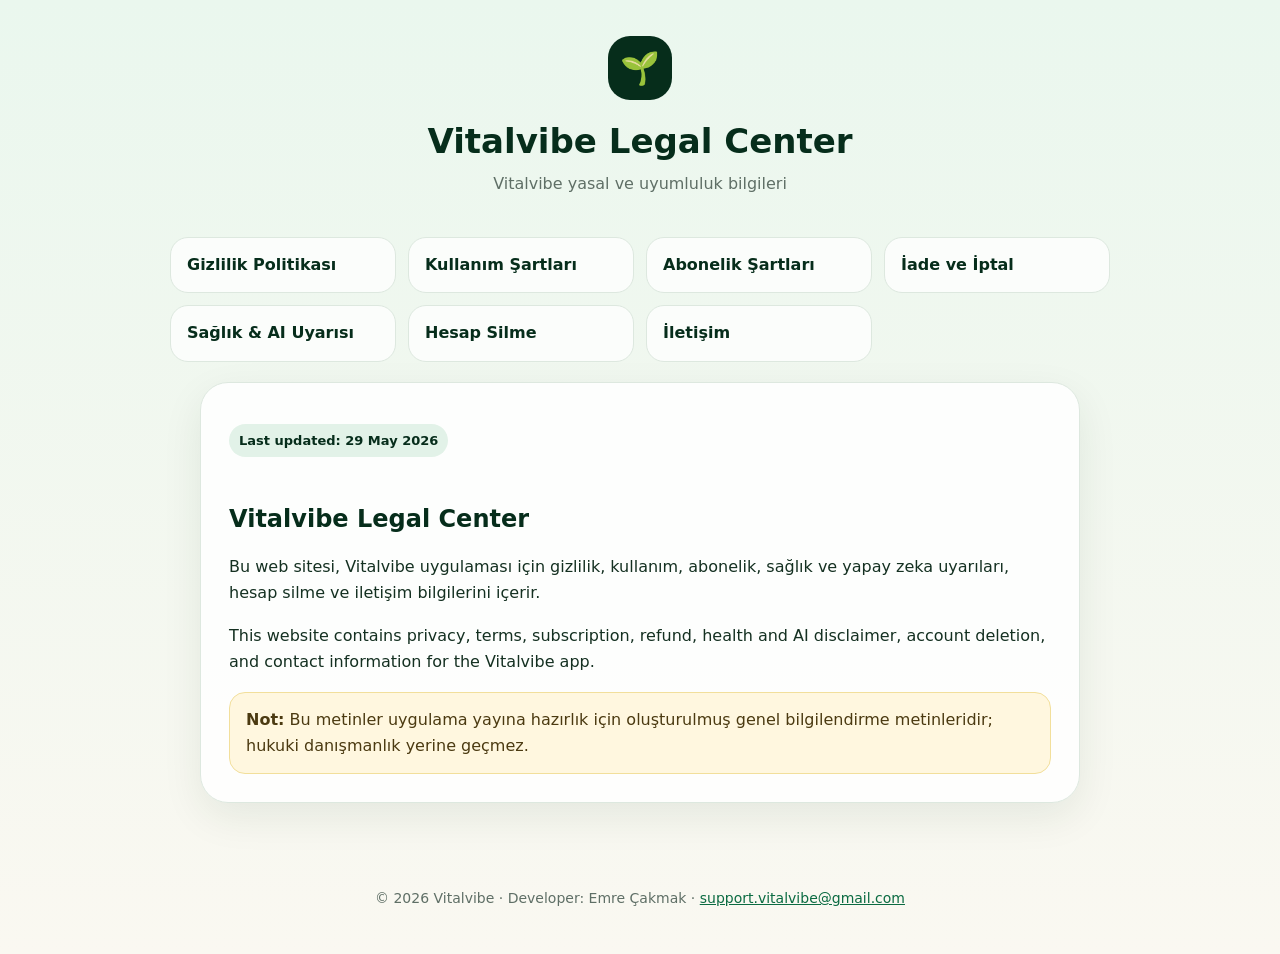
<file: index.html>
<!doctype html><html lang="tr"><head>
<meta charset="utf-8"><meta name="viewport" content="width=device-width, initial-scale=1">
<title>Vitalvibe Legal Center | Vitalvibe</title><meta name="description" content="Vitalvibe legal information">
<link rel="stylesheet" href="style.css"></head><body>
<header><div class="logo">🌱</div><h1>Vitalvibe Legal Center</h1><p class="subtitle">Vitalvibe yasal ve uyumluluk bilgileri</p></header>

<nav>
  <a href="privacy-policy.html">Gizlilik Politikası</a>
  <a href="terms-of-use.html">Kullanım Şartları</a>
  <a href="subscription-terms.html">Abonelik Şartları</a>
  <a href="refund-policy.html">İade ve İptal</a>
  <a href="health-ai-disclaimer.html">Sağlık & AI Uyarısı</a>
  <a href="delete-account.html">Hesap Silme</a>
  <a href="contact.html">İletişim</a>
</nav>

<main><section class="card">
<p class="badge">Last updated: 29 May 2026</p>
<h2>Vitalvibe Legal Center</h2>
<p>Bu web sitesi, Vitalvibe uygulaması için gizlilik, kullanım, abonelik, sağlık ve yapay zeka uyarıları, hesap silme ve iletişim bilgilerini içerir.</p>
<p>This website contains privacy, terms, subscription, refund, health and AI disclaimer, account deletion, and contact information for the Vitalvibe app.</p>
<div class="notice"><strong>Not:</strong> Bu metinler uygulama yayına hazırlık için oluşturulmuş genel bilgilendirme metinleridir; hukuki danışmanlık yerine geçmez.</div>
</section></main>
<footer>© 2026 Vitalvibe · Developer: Emre Çakmak · <a href="mailto:support.vitalvibe@gmail.com">support.vitalvibe@gmail.com</a></footer>
</body></html>
</file>
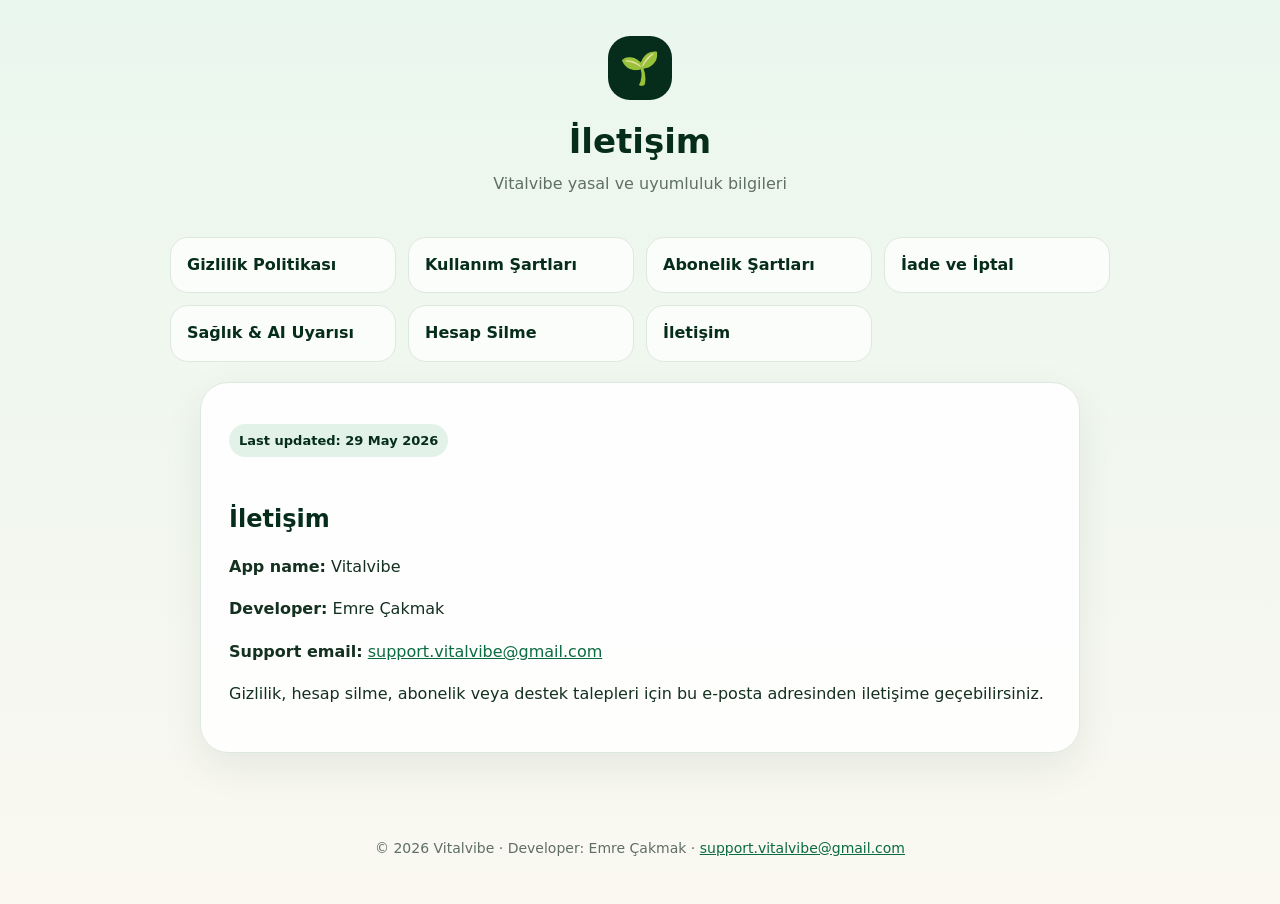
<file: contact.html>
<!doctype html><html lang="tr"><head>
<meta charset="utf-8"><meta name="viewport" content="width=device-width, initial-scale=1">
<title>İletişim | Vitalvibe</title><meta name="description" content="Vitalvibe legal information">
<link rel="stylesheet" href="style.css"></head><body>
<header><div class="logo">🌱</div><h1>İletişim</h1><p class="subtitle">Vitalvibe yasal ve uyumluluk bilgileri</p></header>

<nav>
  <a href="privacy-policy.html">Gizlilik Politikası</a>
  <a href="terms-of-use.html">Kullanım Şartları</a>
  <a href="subscription-terms.html">Abonelik Şartları</a>
  <a href="refund-policy.html">İade ve İptal</a>
  <a href="health-ai-disclaimer.html">Sağlık & AI Uyarısı</a>
  <a href="delete-account.html">Hesap Silme</a>
  <a href="contact.html">İletişim</a>
</nav>

<main><section class="card">
  <div class="legal-lang" data-lang="tr">
<p class="badge">Last updated: 29 May 2026</p><h2>İletişim</h2><p><strong>App name:</strong> Vitalvibe</p><p><strong>Developer:</strong> Emre Çakmak</p><p><strong>Support email:</strong> <a href="mailto:support.vitalvibe@gmail.com">support.vitalvibe@gmail.com</a></p><p>Gizlilik, hesap silme, abonelik veya destek talepleri için bu e-posta adresinden iletişime geçebilirsiniz.</p>
   </div>
    <div class="legal-lang" data-lang="en"><h2>Contact in English</h2><p>For privacy, account deletion, subscription, or support requests, contact <a href="mailto:support.vitalvibe@gmail.com">support.vitalvibe@gmail.com</a>.</p></div>
</div>
<div class="legal-lang" data-lang="fr">
  <p class="badge">Dernière mise à jour : 29 mai 2026</p>
  <h2>Contact</h2>
  <p>Pour toute question, demande d’assistance, confidentialité ou suppression de compte, vous pouvez nous contacter par e-mail.</p>

  <h3>E-mail de support</h3>
  <p><a href="mailto:support.vitalvibe@gmail.com">support.vitalvibe@gmail.com</a></p>

  <h3>Suppression de compte</h3>
  <p>Pour demander la suppression de votre compte, envoyez un e-mail avec l’adresse utilisée dans l’application et l’objet : Demande de suppression du compte Vitalvibe.</p>

  <h3>Développeur</h3>
  <p>Vitalvibe — Developer: Emre Çakmak</p>
</div>
  <div class="legal-lang" data-lang="de">
  <p class="badge">Zuletzt aktualisiert: 29. Mai 2026</p>
  <h2>Kontakt</h2>

  <p>Für Datenschutzfragen, Kontolöschung, Abonnements, Rückerstattungen oder Support-Anfragen kontaktieren Sie uns bitte unter:</p>

  <p><strong><a href="mailto:support.vitalvibe@gmail.com">support.vitalvibe@gmail.com</a></strong></p>

  <h3>Support</h3>
  <p>Bitte geben Sie in Ihrer Nachricht möglichst Ihre Konto-E-Mail-Adresse und eine kurze Beschreibung Ihres Anliegens an.</p>

  <h3>Kontolöschung</h3>
  <p>Wenn Sie die Löschung Ihres Kontos beantragen möchten, schreiben Sie bitte in den Betreff: Vitalvibe Konto löschen.</p>
</div>
  <div class="legal-lang" data-lang="nl">
  <p class="badge">Laatst bijgewerkt: 29 mei 2026</p>
  <h2>Account en gegevens verwijderen</h2>

  <p>U kunt verzoeken om verwijdering van uw Vitalvibe-account en de bijbehorende appgegevens.</p>

  <h3>Een verwijderingsverzoek indienen</h3>
  <p>Stuur een e-mail naar: <strong><a href="mailto:support.vitalvibe@gmail.com">support.vitalvibe@gmail.com</a></strong></p>

  <h3>Informatie die in de e-mail moet staan</h3>
  <ul>
    <li>Onderwerp: Vitalvibe account verwijderen</li>
    <li>Het e-mailadres dat u in de app gebruikt</li>
    <li>Een korte bevestiging dat u uw account en bijbehorende gegevens wilt laten verwijderen</li>
  </ul>

  <h3>Gegevens die kunnen worden verwijderd</h3>
  <ul>
    <li>Wellnessgegevens die aan het account zijn gekoppeld</li>
    <li>Water-, maaltijd-, calorie-, doel- en vergelijkbare appgegevens</li>
    <li>App-instellingen en bijbehorende accountgegevens</li>
  </ul>

  <h3>Gegevens die mogelijk bewaard blijven</h3>
  <p>Sommige betalings-, abonnements- of transactiegegevens kunnen worden bewaard door Google Play, RevenueCat of betalingsproviders volgens hun eigen beleid.</p>

  <h3>Contact</h3>
  <p>Voor vragen over account- of gegevensverwijdering kunt u contact met ons opnemen via: <a href="mailto:support.vitalvibe@gmail.com">support.vitalvibe@gmail.com</a></p>
</div>
  <div class="legal-lang" data-lang="es">
  <p class="badge">Última actualización: 29 de mayo de 2026</p>
  <h2>Contacto</h2>

  <p>Para preguntas sobre privacidad, eliminación de cuenta, suscripciones, reembolsos o solicitudes de soporte, puede contactarnos en:</p>

  <p><strong><a href="mailto:support.vitalvibe@gmail.com">support.vitalvibe@gmail.com</a></strong></p>

  <h3>Soporte</h3>
  <p>Si es posible, incluya el correo electrónico de su cuenta y una breve descripción de su solicitud.</p>

  <h3>Eliminación de cuenta</h3>
  <p>Si desea solicitar la eliminación de su cuenta, escriba en el asunto: Eliminar cuenta Vitalvibe.</p>
</div>

<div class="legal-lang" data-lang="ar">
  <p class="badge">آخر تحديث: 29 مايو 2026</p>
  <h2>التواصل</h2>

  <p>لأسئلة الخصوصية، حذف الحساب، الاشتراكات، الاسترداد أو طلبات الدعم، يمكنك التواصل معنا عبر:</p>

  <p><strong><a href="mailto:support.vitalvibe@gmail.com">support.vitalvibe@gmail.com</a></strong></p>

  <h3>الدعم</h3>
  <p>يرجى تضمين البريد الإلكتروني الخاص بحسابك ووصف قصير لطلبك إن أمكن.</p>

  <h3>حذف الحساب</h3>
  <p>إذا كنت تريد طلب حذف حسابك، يرجى كتابة هذا في عنوان الرسالة: حذف حساب Vitalvibe.</p>
</div>
</section></main>
<footer>© 2026 Vitalvibe · Developer: Emre Çakmak · <a href="mailto:support.vitalvibe@gmail.com">support.vitalvibe@gmail.com</a></footer>
<script>
  const supportedLanguages = ['tr', 'en', 'fr', 'de', 'nl', 'es', 'ar'];
  const params = new URLSearchParams(window.location.search);
  const requestedLang = params.get('lang') || 'tr';
  const lang = supportedLanguages.includes(requestedLang) ? requestedLang : 'en';

  const pageText = {
    tr: {
      title: 'İletişim',
      subtitle: 'Vitalvibe yasal ve uyumluluk bilgileri',
      privacy: 'Gizlilik Politikası',
      terms: 'Kullanım Şartları',
      subscription: 'Abonelik Şartları',
      refund: 'İade ve İptal',
      health: 'Sağlık & AI Uyarısı',
      deletion: 'Hesap Silme',
      contact: 'İletişim'
    },
    en: {
      title: 'Contact',
      subtitle: 'Vitalvibe legal and compliance information',
      privacy: 'Privacy Policy',
      terms: 'Terms of Use',
      subscription: 'Subscription Terms',
      refund: 'Refund and Cancellation',
      health: 'Health & AI Disclaimer',
      deletion: 'Delete Account',
      contact: 'Contact'
    },
    fr: {
      title: 'Contact',
      subtitle: 'Informations légales et de conformité de Vitalvibe',
      privacy: 'Politique de confidentialité',
      terms: 'Conditions d’utilisation',
      subscription: 'Conditions d’abonnement',
      refund: 'Remboursement et annulation',
      health: 'Avertissement santé & IA',
      deletion: 'Suppression du compte',
      contact: 'Contact'
    },
    de: {
  title: 'Datenschutzerklärung',
  subtitle: 'Vitalvibe rechtliche und Compliance-Informationen',
  privacy: 'Datenschutzerklärung',
  terms: 'Nutzungsbedingungen',
  subscription: 'Abonnementbedingungen',
  refund: 'Rückerstattung und Stornierung',
  health: 'Gesundheits- und KI-Haftungsausschluss',
  deletion: 'Konto löschen',
  contact: 'Kontakt'
},

nl: {
  title: 'Privacybeleid',
  subtitle: 'Vitalvibe juridische en compliance-informatie',
  privacy: 'Privacybeleid',
  terms: 'Gebruiksvoorwaarden',
  subscription: 'Abonnementsvoorwaarden',
  refund: 'Terugbetaling en annulering',
  health: 'Gezondheids- en AI-disclaimer',
  deletion: 'Account verwijderen',
  contact: 'Contact'
},

es: {
  title: 'Política de privacidad',
  subtitle: 'Información legal y de cumplimiento de Vitalvibe',
  privacy: 'Política de privacidad',
  terms: 'Términos de uso',
  subscription: 'Términos de suscripción',
  refund: 'Reembolsos y cancelación',
  health: 'Aviso de salud e IA',
  deletion: 'Eliminar cuenta',
  contact: 'Contacto'
},

ar: {
  title: 'سياسة الخصوصية',
  subtitle: 'معلومات قانونية وامتثال خاصة بتطبيق Vitalvibe',
  privacy: 'سياسة الخصوصية',
  terms: 'شروط الاستخدام',
  subscription: 'شروط الاشتراك',
  refund: 'سياسة الاسترداد والإلغاء',
  health: 'إخلاء مسؤولية الصحة والذكاء الاصطناعي',
  deletion: 'حذف الحساب',
  contact: 'اتصل بنا'
}
  };

  const text = pageText[lang] || pageText.en;

  const h1 = document.querySelector('header h1');
  const subtitle = document.querySelector('header .subtitle');
  const navLinks = document.querySelectorAll('nav a');

  if (h1) h1.textContent = text.title;
  if (subtitle) subtitle.textContent = text.subtitle;

  if (navLinks[0]) navLinks[0].textContent = text.privacy;
  if (navLinks[1]) navLinks[1].textContent = text.terms;
  if (navLinks[2]) navLinks[2].textContent = text.subscription;
  if (navLinks[3]) navLinks[3].textContent = text.refund;
  if (navLinks[4]) navLinks[4].textContent = text.health;
  if (navLinks[5]) navLinks[5].textContent = text.deletion;
  if (navLinks[6]) navLinks[6].textContent = text.contact;

  navLinks.forEach(link => {
    const href = link.getAttribute('href');
    if (href && href.endsWith('.html')) {
      link.setAttribute('href', href + '?lang=' + lang);
    }
  });

  document.querySelectorAll('.legal-lang').forEach(section => {
    section.style.display = 'none';
  });

  const activeSection = document.querySelector('.legal-lang[data-lang="' + lang + '"]');
  if (activeSection) {
    activeSection.style.display = 'block';
  }

  document.documentElement.lang = lang;
  document.documentElement.dir = lang === 'ar' ? 'rtl' : 'ltr';
</script>


</body></html>
</file>
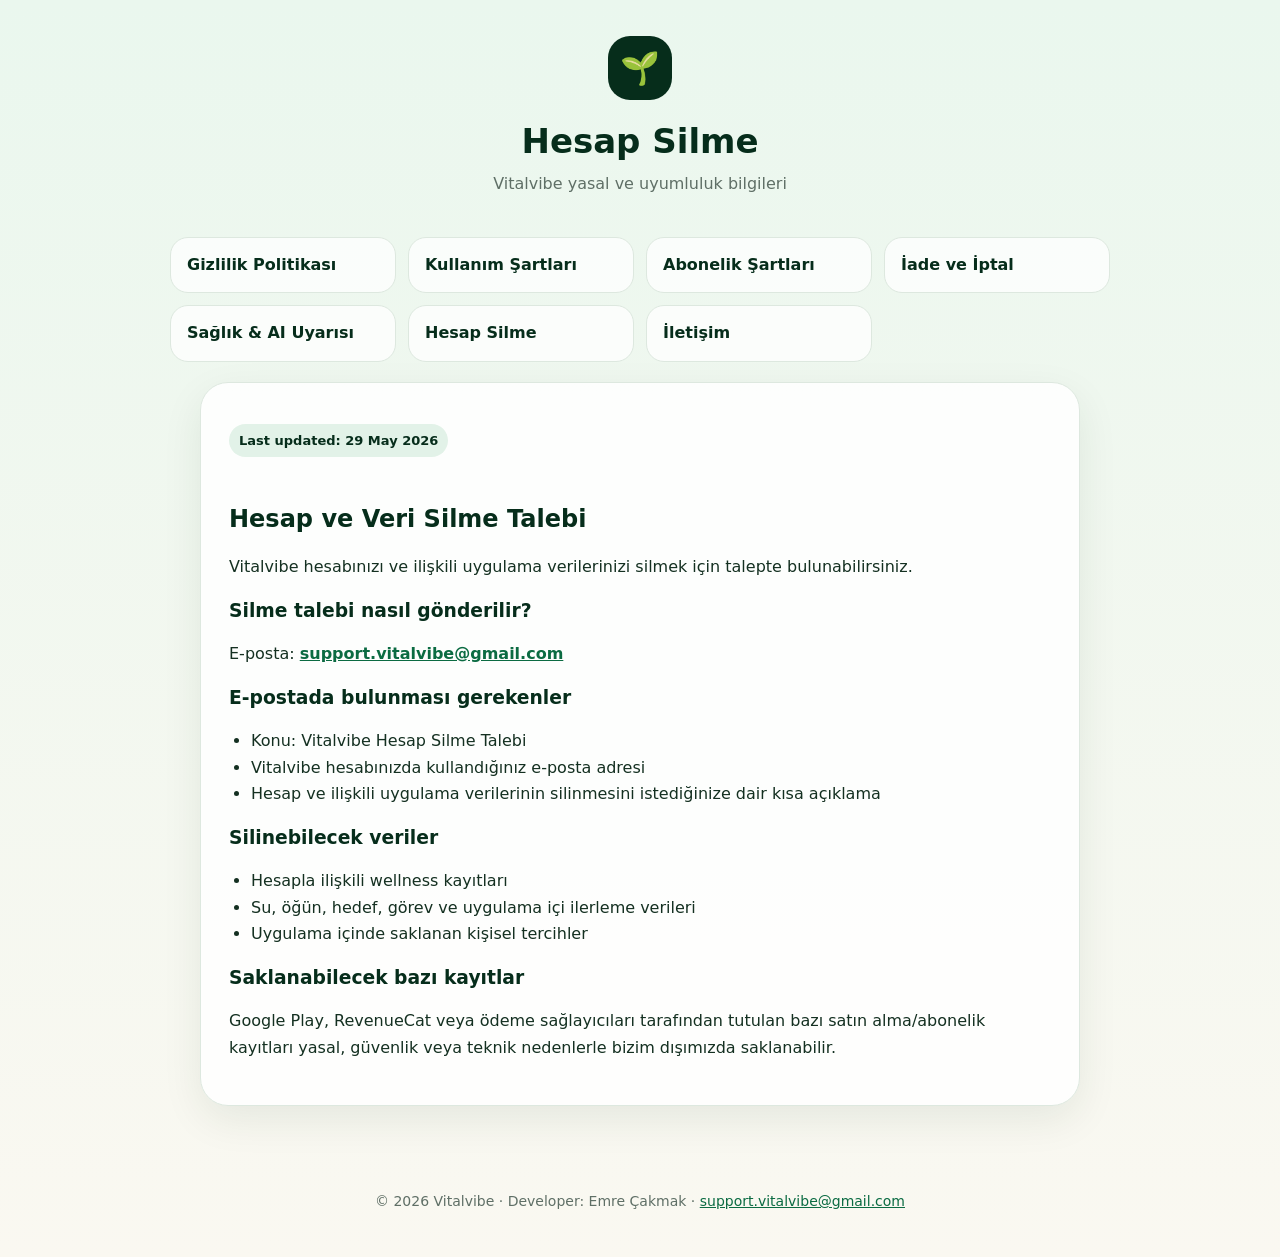
<file: delete-account.html>
<!doctype html><html lang="tr"><head>
<meta charset="utf-8"><meta name="viewport" content="width=device-width, initial-scale=1">
<title>Hesap ve Veri Silme Talebi | Vitalvibe</title><meta name="description" content="Vitalvibe legal information">
<link rel="stylesheet" href="style.css"></head><body>
<header><div class="logo">🌱</div><h1>Hesap ve Veri Silme Talebi</h1><p class="subtitle">Vitalvibe yasal ve uyumluluk bilgileri</p></header>

<nav>
  <a href="privacy-policy.html">Gizlilik Politikası</a>
  <a href="terms-of-use.html">Kullanım Şartları</a>
  <a href="subscription-terms.html">Abonelik Şartları</a>
  <a href="refund-policy.html">İade ve İptal</a>
  <a href="health-ai-disclaimer.html">Sağlık & AI Uyarısı</a>
  <a href="delete-account.html">Hesap Silme</a>
  <a href="contact.html">İletişim</a>
</nav>

<main><section class="card">
 <div class="legal-lang" data-lang="tr">
<p class="badge">Last updated: 29 May 2026</p><h2>Hesap ve Veri Silme Talebi</h2><p>Vitalvibe hesabınızı ve ilişkili uygulama verilerinizi silmek için talepte bulunabilirsiniz.</p>
<h3>Silme talebi nasıl gönderilir?</h3><p>E-posta: <strong><a href="mailto:support.vitalvibe@gmail.com?subject=Vitalvibe%20Hesap%20Silme%20Talebi">support.vitalvibe@gmail.com</a></strong></p>
<h3>E-postada bulunması gerekenler</h3><ul><li>Konu: Vitalvibe Hesap Silme Talebi</li><li>Vitalvibe hesabınızda kullandığınız e-posta adresi</li><li>Hesap ve ilişkili uygulama verilerinin silinmesini istediğinize dair kısa açıklama</li></ul>
<h3>Silinebilecek veriler</h3><ul><li>Hesapla ilişkili wellness kayıtları</li><li>Su, öğün, hedef, görev ve uygulama içi ilerleme verileri</li><li>Uygulama içinde saklanan kişisel tercihler</li></ul>
<h3>Saklanabilecek bazı kayıtlar</h3><p>Google Play, RevenueCat veya ödeme sağlayıcıları tarafından tutulan bazı satın alma/abonelik kayıtları yasal, güvenlik veya teknik nedenlerle bizim dışımızda saklanabilir.</p>
</div>
   <div class="legal-lang" data-lang="en"><h2>Account & Data Deletion </h2><p>To request deletion of your Vitalvibe account and associated app data, email <a href="mailto:support.vitalvibe@gmail.com">support.vitalvibe@gmail.com</a> with your account email and request details.</p></div>
</div>

<div class="legal-lang" data-lang="fr">
  <p class="badge">Dernière mise à jour : 29 mai 2026</p>
  <h2>Suppression du compte</h2>
  <p>Vous pouvez demander la suppression de votre compte Vitalvibe et des données associées.</p>

  <h3>Comment demander la suppression</h3>
  <p>Envoyez un e-mail à <a href="mailto:support.vitalvibe@gmail.com">support.vitalvibe@gmail.com</a> avec pour objet : Demande de suppression du compte Vitalvibe.</p>

  <h3>Informations à inclure</h3>
  <ul>
    <li>L’adresse e-mail utilisée dans l’application</li>
    <li>Une courte demande de suppression du compte</li>
  </ul>

  <h3>Données supprimées</h3>
  <p>Les données liées au compte, telles que les préférences de l’application et les données de suivi du bien-être, peuvent être supprimées lorsque cela est applicable.</p>

  <h3>Données pouvant être conservées</h3>
  <p>Certaines données peuvent être conservées si cela est nécessaire pour des obligations légales, de sécurité ou de facturation.</p>
</div>
  <div class="legal-lang" data-lang="de">
  <p class="badge">Zuletzt aktualisiert: 29. Mai 2026</p>
  <h2>Konto- und Datenlöschung</h2>

  <p>Sie können die Löschung Ihres Vitalvibe-Kontos und der damit verbundenen App-Daten beantragen.</p>

  <h3>So senden Sie eine Löschanfrage</h3>
  <p>Senden Sie eine E-Mail an: <strong><a href="mailto:support.vitalvibe@gmail.com">support.vitalvibe@gmail.com</a></strong></p>

  <h3>Informationen, die in der E-Mail enthalten sein sollten</h3>
  <ul>
    <li>Betreff: Vitalvibe Konto löschen</li>
    <li>Die E-Mail-Adresse, die Sie in der App verwenden</li>
    <li>Eine kurze Bestätigung, dass Sie Ihr Konto und die zugehörigen Daten löschen möchten</li>
  </ul>

  <h3>Daten, die gelöscht werden können</h3>
  <ul>
    <li>Kontobezogene Wellness-Aufzeichnungen</li>
    <li>Wasser-, Mahlzeiten-, Kalorien-, Ziel- und ähnliche App-Daten</li>
    <li>App-Einstellungen und zugehörige Kontodaten</li>
  </ul>

  <h3>Daten, die möglicherweise gespeichert bleiben</h3>
  <p>Einige Zahlungs-, Abonnement- oder Transaktionsdaten können von Google Play, RevenueCat oder Zahlungsanbietern gemäß deren eigenen Richtlinien gespeichert werden.</p>

  <h3>Kontakt</h3>
  <p>Für Fragen zur Konto- oder Datenlöschung kontaktieren Sie uns unter: <a href="mailto:support.vitalvibe@gmail.com">support.vitalvibe@gmail.com</a></p>
</div>
  <div class="legal-lang" data-lang="nl">
  <p class="badge">Laatst bijgewerkt: 29 mei 2026</p>
  <h2>Account en gegevens verwijderen</h2>

  <p>U kunt verzoeken om verwijdering van uw Vitalvibe-account en de bijbehorende appgegevens.</p>

  <h3>Een verwijderingsverzoek indienen</h3>
  <p>Stuur een e-mail naar: <strong><a href="mailto:support.vitalvibe@gmail.com">support.vitalvibe@gmail.com</a></strong></p>

  <h3>Informatie die in de e-mail moet staan</h3>
  <ul>
    <li>Onderwerp: Vitalvibe account verwijderen</li>
    <li>Het e-mailadres dat u in de app gebruikt</li>
    <li>Een korte bevestiging dat u uw account en bijbehorende gegevens wilt laten verwijderen</li>
  </ul>

  <h3>Gegevens die kunnen worden verwijderd</h3>
  <ul>
    <li>Wellnessgegevens die aan het account zijn gekoppeld</li>
    <li>Water-, maaltijd-, calorie-, doel- en vergelijkbare appgegevens</li>
    <li>App-instellingen en bijbehorende accountgegevens</li>
  </ul>

  <h3>Gegevens die mogelijk bewaard blijven</h3>
  <p>Sommige betalings-, abonnements- of transactiegegevens kunnen worden bewaard door Google Play, RevenueCat of betalingsproviders volgens hun eigen beleid.</p>

  <h3>Contact</h3>
  <p>Voor vragen over account- of gegevensverwijdering kunt u contact met ons opnemen via: <a href="mailto:support.vitalvibe@gmail.com">support.vitalvibe@gmail.com</a></p>
</div>
  <div class="legal-lang" data-lang="es">
  <p class="badge">Última actualización: 29 de mayo de 2026</p>
  <h2>Eliminación de cuenta y datos</h2>

  <p>Puede solicitar la eliminación de su cuenta de Vitalvibe y de los datos de la aplicación asociados.</p>

  <h3>Cómo enviar una solicitud de eliminación</h3>
  <p>Envíe un correo electrónico a: <strong><a href="mailto:support.vitalvibe@gmail.com">support.vitalvibe@gmail.com</a></strong></p>

  <h3>Información que debe incluir en el correo</h3>
  <ul>
    <li>Asunto: Eliminar cuenta Vitalvibe</li>
    <li>La dirección de correo electrónico que utiliza en la app</li>
    <li>Una breve confirmación de que desea eliminar su cuenta y los datos asociados</li>
  </ul>

  <h3>Datos que pueden eliminarse</h3>
  <ul>
    <li>Registros de bienestar asociados a la cuenta</li>
    <li>Datos de agua, comidas, calorías, objetivos y datos similares de la app</li>
    <li>Configuración de la app y datos de cuenta relacionados</li>
  </ul>

  <h3>Datos que pueden conservarse</h3>
  <p>Algunos datos de pago, suscripción o transacción pueden ser conservados por Google Play, RevenueCat o proveedores de pago según sus propias políticas.</p>

  <h3>Contacto</h3>
  <p>Para preguntas sobre eliminación de cuenta o datos, contáctenos en: <a href="mailto:support.vitalvibe@gmail.com">support.vitalvibe@gmail.com</a></p>
</div>

<div class="legal-lang" data-lang="ar">
  <p class="badge">آخر تحديث: 29 مايو 2026</p>
  <h2>حذف الحساب والبيانات</h2>

  <p>يمكنك طلب حذف حساب Vitalvibe الخاص بك وبيانات التطبيق المرتبطة به.</p>

  <h3>كيفية إرسال طلب الحذف</h3>
  <p>أرسل بريدًا إلكترونيًا إلى: <strong><a href="mailto:support.vitalvibe@gmail.com">support.vitalvibe@gmail.com</a></strong></p>

  <h3>المعلومات التي يجب تضمينها في البريد الإلكتروني</h3>
  <ul>
    <li>الموضوع: حذف حساب Vitalvibe</li>
    <li>عنوان البريد الإلكتروني الذي تستخدمه داخل التطبيق</li>
    <li>تأكيد قصير بأنك تريد حذف حسابك والبيانات المرتبطة به</li>
  </ul>

  <h3>البيانات التي يمكن حذفها</h3>
  <ul>
    <li>سجلات الصحة العامة المرتبطة بالحساب</li>
    <li>بيانات الماء، الوجبات، السعرات الحرارية، الأهداف والبيانات المشابهة داخل التطبيق</li>
    <li>إعدادات التطبيق وبيانات الحساب المرتبطة</li>
  </ul>

  <h3>البيانات التي قد يتم الاحتفاظ بها</h3>
  <p>قد تحتفظ Google Play أو RevenueCat أو مزودو الدفع ببعض بيانات الدفع أو الاشتراك أو المعاملات وفقًا لسياساتهم الخاصة.</p>

  <h3>التواصل</h3>
  <p>للاستفسارات حول حذف الحساب أو البيانات، تواصل معنا عبر: <a href="mailto:support.vitalvibe@gmail.com">support.vitalvibe@gmail.com</a></p>
</div>
</section></main>
<footer>© 2026 Vitalvibe · Developer: Emre Çakmak · <a href="mailto:support.vitalvibe@gmail.com">support.vitalvibe@gmail.com</a></footer>
<script>
  const supportedLanguages = ['tr', 'en', 'fr', 'de', 'nl', 'es', 'ar'];
  const params = new URLSearchParams(window.location.search);
  const requestedLang = params.get('lang') || 'tr';
  const lang = supportedLanguages.includes(requestedLang) ? requestedLang : 'en';

  const pageText = {
    tr: {
      title: 'Hesap Silme',
      subtitle: 'Vitalvibe yasal ve uyumluluk bilgileri',
      privacy: 'Gizlilik Politikası',
      terms: 'Kullanım Şartları',
      subscription: 'Abonelik Şartları',
      refund: 'İade ve İptal',
      health: 'Sağlık & AI Uyarısı',
      deletion: 'Hesap Silme',
      contact: 'İletişim'
    },
    en: {
      title: 'Delete Account',
      subtitle: 'Vitalvibe legal and compliance information',
      privacy: 'Privacy Policy',
      terms: 'Terms of Use',
      subscription: 'Subscription Terms',
      refund: 'Refund and Cancellation',
      health: 'Health & AI Disclaimer',
      deletion: 'Delete Account',
      contact: 'Contact'
    },
    fr: {
      title: 'Suppression du compte',
      subtitle: 'Informations légales et de conformité de Vitalvibe',
      privacy: 'Politique de confidentialité',
      terms: 'Conditions d’utilisation',
      subscription: 'Conditions d’abonnement',
      refund: 'Remboursement et annulation',
      health: 'Avertissement santé & IA',
      deletion: 'Suppression du compte',
      contact: 'Contact'
    },
    de: {
  title: 'Datenschutzerklärung',
  subtitle: 'Vitalvibe rechtliche und Compliance-Informationen',
  privacy: 'Datenschutzerklärung',
  terms: 'Nutzungsbedingungen',
  subscription: 'Abonnementbedingungen',
  refund: 'Rückerstattung und Stornierung',
  health: 'Gesundheits- und KI-Haftungsausschluss',
  deletion: 'Konto löschen',
  contact: 'Kontakt'
},

nl: {
  title: 'Privacybeleid',
  subtitle: 'Vitalvibe juridische en compliance-informatie',
  privacy: 'Privacybeleid',
  terms: 'Gebruiksvoorwaarden',
  subscription: 'Abonnementsvoorwaarden',
  refund: 'Terugbetaling en annulering',
  health: 'Gezondheids- en AI-disclaimer',
  deletion: 'Account verwijderen',
  contact: 'Contact'
},

es: {
  title: 'Política de privacidad',
  subtitle: 'Información legal y de cumplimiento de Vitalvibe',
  privacy: 'Política de privacidad',
  terms: 'Términos de uso',
  subscription: 'Términos de suscripción',
  refund: 'Reembolsos y cancelación',
  health: 'Aviso de salud e IA',
  deletion: 'Eliminar cuenta',
  contact: 'Contacto'
},

ar: {
  title: 'سياسة الخصوصية',
  subtitle: 'معلومات قانونية وامتثال خاصة بتطبيق Vitalvibe',
  privacy: 'سياسة الخصوصية',
  terms: 'شروط الاستخدام',
  subscription: 'شروط الاشتراك',
  refund: 'سياسة الاسترداد والإلغاء',
  health: 'إخلاء مسؤولية الصحة والذكاء الاصطناعي',
  deletion: 'حذف الحساب',
  contact: 'اتصل بنا'
}
  };

  const text = pageText[lang] || pageText.en;

  const h1 = document.querySelector('header h1');
  const subtitle = document.querySelector('header .subtitle');
  const navLinks = document.querySelectorAll('nav a');

  if (h1) h1.textContent = text.title;
  if (subtitle) subtitle.textContent = text.subtitle;

  if (navLinks[0]) navLinks[0].textContent = text.privacy;
  if (navLinks[1]) navLinks[1].textContent = text.terms;
  if (navLinks[2]) navLinks[2].textContent = text.subscription;
  if (navLinks[3]) navLinks[3].textContent = text.refund;
  if (navLinks[4]) navLinks[4].textContent = text.health;
  if (navLinks[5]) navLinks[5].textContent = text.deletion;
  if (navLinks[6]) navLinks[6].textContent = text.contact;

  navLinks.forEach(link => {
    const href = link.getAttribute('href');
    if (href && href.endsWith('.html')) {
      link.setAttribute('href', href + '?lang=' + lang);
    }
  });

  document.querySelectorAll('.legal-lang').forEach(section => {
    section.style.display = 'none';
  });

  const activeSection = document.querySelector('.legal-lang[data-lang="' + lang + '"]');
  if (activeSection) {
    activeSection.style.display = 'block';
  }

  document.documentElement.lang = lang;
  document.documentElement.dir = lang === 'ar' ? 'rtl' : 'ltr';
</script>
</body></html>
</file>
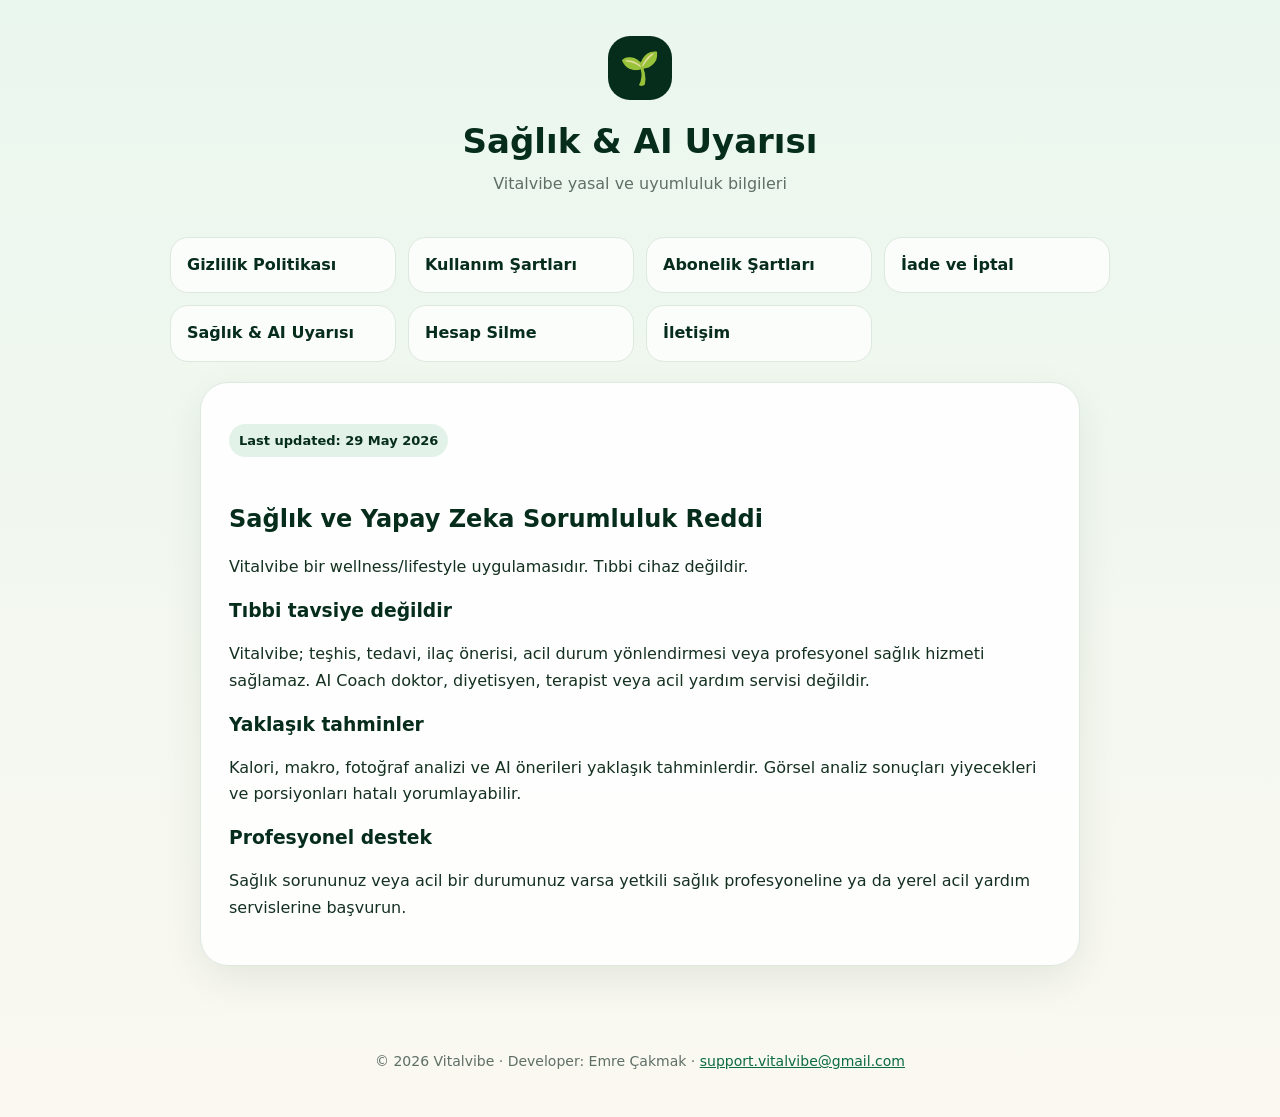
<file: health-ai-disclaimer.html>
<!doctype html><html lang="tr"><head>
<meta charset="utf-8"><meta name="viewport" content="width=device-width, initial-scale=1">
<title>Sağlık ve AI Sorumluluk Reddi | Vitalvibe</title><meta name="description" content="Vitalvibe legal information">
<link rel="stylesheet" href="style.css"></head><body>
<header><div class="logo">🌱</div><h1>Sağlık ve AI Sorumluluk Reddi</h1><p class="subtitle">Vitalvibe yasal ve uyumluluk bilgileri</p></header>

<nav>
  <a href="privacy-policy.html">Gizlilik Politikası</a>
  <a href="terms-of-use.html">Kullanım Şartları</a>
  <a href="subscription-terms.html">Abonelik Şartları</a>
  <a href="refund-policy.html">İade ve İptal</a>
  <a href="health-ai-disclaimer.html">Sağlık & AI Uyarısı</a>
  <a href="delete-account.html">Hesap Silme</a>
  <a href="contact.html">İletişim</a>
</nav>

<main><section class="card">
  <div class="legal-lang" data-lang="tr">
<p class="badge">Last updated: 29 May 2026</p><h2>Sağlık ve Yapay Zeka Sorumluluk Reddi</h2><p>Vitalvibe bir wellness/lifestyle uygulamasıdır. Tıbbi cihaz değildir.</p>
<h3>Tıbbi tavsiye değildir</h3><p>Vitalvibe; teşhis, tedavi, ilaç önerisi, acil durum yönlendirmesi veya profesyonel sağlık hizmeti sağlamaz. AI Coach doktor, diyetisyen, terapist veya acil yardım servisi değildir.</p>
<h3>Yaklaşık tahminler</h3><p>Kalori, makro, fotoğraf analizi ve AI önerileri yaklaşık tahminlerdir. Görsel analiz sonuçları yiyecekleri ve porsiyonları hatalı yorumlayabilir.</p>
<h3>Profesyonel destek</h3><p>Sağlık sorununuz veya acil bir durumunuz varsa yetkili sağlık profesyoneline ya da yerel acil yardım servislerine başvurun.</p>
</div>
    <div class="legal-lang" data-lang="en"><h2>Health & AI Disclaimer</h2><p>Vitalvibe is not a medical device and does not provide diagnosis, treatment, medication advice, or emergency support. AI outputs are approximate wellness tools only.</p></div>
</div>

<div class="legal-lang" data-lang="fr">
  <p class="badge">Dernière mise à jour : 29 mai 2026</p>
  <h2>Avertissement santé & IA</h2>
  <p>Vitalvibe est une application de bien-être et de suivi des habitudes. Elle ne remplace pas un médecin, un diagnostic médical, un traitement ou un conseil professionnel de santé.</p>

  <h3>Pas un dispositif médical</h3>
  <p>Vitalvibe n’est pas un dispositif médical et ne fournit pas de diagnostic, de traitement ou de recommandation médicale personnalisée.</p>

  <h3>Estimations et IA</h3>
  <p>Les calories, macros, analyses de photos alimentaires et réponses de l’IA sont des estimations approximatives. Elles peuvent contenir des erreurs.</p>

  <h3>Soutien professionnel</h3>
  <p>Pour toute question médicale, symptôme, urgence ou décision importante concernant votre santé, consultez un professionnel de santé qualifié ou les services d’urgence locaux.</p>
</div>
  <div class="legal-lang" data-lang="de">
  <p class="badge">Zuletzt aktualisiert: 29. Mai 2026</p>
  <h2>Gesundheits- und KI-Haftungsausschluss</h2>

  <p>Vitalvibe ist eine Wellness- und Gewohnheitstracking-App. Sie ersetzt keinen Arzt, keine medizinische Diagnose, keine Behandlung und keine professionelle Gesundheitsberatung.</p>

  <h3>Kein medizinisches Gerät</h3>
  <p>Vitalvibe ist kein medizinisches Gerät und bietet keine Diagnose, Behandlung, Medikamentenberatung oder Notfallhilfe.</p>

  <h3>Wellness- und KI-Schätzungen</h3>
  <p>Kalorien, Makros, Fotoanalysen, Mahlzeitenvorschläge und KI-Antworten sind nur ungefähre Schätzungen und können unvollständig oder ungenau sein.</p>

  <h3>Professionelle Unterstützung</h3>
  <p>Wenn Sie gesundheitliche Beschwerden, eine Krankheit, eine Allergie, eine Essstörung, Schwangerschaft, Medikamente oder einen Notfall haben, wenden Sie sich bitte an einen qualifizierten Arzt oder medizinischen Fachmann.</p>

  <h3>Nutzerverantwortung</h3>
  <p>Sie sind dafür verantwortlich, die Informationen in Vitalvibe sorgfältig zu prüfen und keine wichtigen gesundheitlichen Entscheidungen ausschließlich auf App- oder KI-Ausgaben zu stützen.</p>

  <h3>Kontakt</h3>
  <p>Bei Fragen kontaktieren Sie uns unter: <a href="mailto:support.vitalvibe@gmail.com">support.vitalvibe@gmail.com</a></p>
</div>
  <div class="legal-lang" data-lang="nl">
  <p class="badge">Laatst bijgewerkt: 29 mei 2026</p>
  <h2>Gezondheids- en AI-disclaimer</h2>

  <p>Vitalvibe is een wellness- en gewoontetracking-app. De app vervangt geen arts, medische diagnose, behandeling of professioneel gezondheidsadvies.</p>

  <h3>Geen medisch hulpmiddel</h3>
  <p>Vitalvibe is geen medisch hulpmiddel en biedt geen diagnose, behandeling, medicatieadvies of noodhulp.</p>

  <h3>Wellness- en AI-schattingen</h3>
  <p>Calorieën, macro’s, fotoanalyses, maaltijdsuggesties en AI-antwoorden zijn slechts benaderende schattingen en kunnen onvolledig of onnauwkeurig zijn.</p>

  <h3>Professionele ondersteuning</h3>
  <p>Als u gezondheidsklachten, een ziekte, allergieën, een eetstoornis, zwangerschap, medicatiegebruik of een noodgeval heeft, neem dan contact op met een gekwalificeerde arts of medische professional.</p>

  <h3>Verantwoordelijkheid van de gebruiker</h3>
  <p>U bent verantwoordelijk voor het zorgvuldig beoordelen van de informatie in Vitalvibe en mag belangrijke gezondheidsbeslissingen niet uitsluitend baseren op app- of AI-uitvoer.</p>

  <h3>Contact</h3>
  <p>Voor vragen kunt u contact met ons opnemen via: <a href="mailto:support.vitalvibe@gmail.com">support.vitalvibe@gmail.com</a></p>
</div>
  <div class="legal-lang" data-lang="es">
  <p class="badge">Última actualización: 29 de mayo de 2026</p>
  <h2>Aviso de salud e IA</h2>

  <p>Vitalvibe es una aplicación de bienestar y seguimiento de hábitos. No sustituye a un médico, diagnóstico médico, tratamiento ni asesoramiento profesional de salud.</p>

  <h3>No es un dispositivo médico</h3>
  <p>Vitalvibe no es un dispositivo médico y no proporciona diagnóstico, tratamiento, asesoramiento sobre medicamentos ni ayuda de emergencia.</p>

  <h3>Estimaciones de bienestar e IA</h3>
  <p>Las calorías, macros, análisis de fotos, sugerencias de comidas y respuestas de IA son solo estimaciones aproximadas y pueden ser incompletas o imprecisas.</p>

  <h3>Apoyo profesional</h3>
  <p>Si tiene problemas de salud, una enfermedad, alergias, un trastorno alimentario, embarazo, uso de medicamentos o una emergencia, consulte a un médico cualificado o profesional sanitario.</p>

  <h3>Responsabilidad del usuario</h3>
  <p>Usted es responsable de revisar cuidadosamente la información de Vitalvibe y no debe basar decisiones importantes de salud únicamente en la app o en resultados de IA.</p>

  <h3>Contacto</h3>
  <p>Para preguntas, contáctenos en: <a href="mailto:support.vitalvibe@gmail.com">support.vitalvibe@gmail.com</a></p>
</div>

<div class="legal-lang" data-lang="ar">
  <p class="badge">آخر تحديث: 29 مايو 2026</p>
  <h2>إخلاء مسؤولية الصحة والذكاء الاصطناعي</h2>

  <p>Vitalvibe هو تطبيق للصحة العامة وتتبع العادات. لا يحل محل الطبيب أو التشخيص الطبي أو العلاج أو الاستشارة الصحية المهنية.</p>

  <h3>ليس جهازًا طبيًا</h3>
  <p>Vitalvibe ليس جهازًا طبيًا ولا يقدم تشخيصًا أو علاجًا أو نصائح دوائية أو مساعدة طارئة.</p>

  <h3>تقديرات الصحة العامة والذكاء الاصطناعي</h3>
  <p>السعرات الحرارية، العناصر الغذائية، تحليل الصور، اقتراحات الوجبات وإجابات الذكاء الاصطناعي هي تقديرات تقريبية فقط وقد تكون غير كاملة أو غير دقيقة.</p>

  <h3>الدعم المهني</h3>
  <p>إذا كانت لديك مشاكل صحية، مرض، حساسية، اضطراب في الأكل، حمل، استخدام أدوية أو حالة طارئة، يرجى استشارة طبيب مؤهل أو متخصص صحي.</p>

  <h3>مسؤولية المستخدم</h3>
  <p>أنت مسؤول عن مراجعة معلومات Vitalvibe بعناية، ولا يجب أن تعتمد في القرارات الصحية المهمة فقط على التطبيق أو مخرجات الذكاء الاصطناعي.</p>

  <h3>التواصل</h3>
  <p>للاستفسارات، تواصل معنا عبر: <a href="mailto:support.vitalvibe@gmail.com">support.vitalvibe@gmail.com</a></p>
</div>
</section></main>
<footer>© 2026 Vitalvibe · Developer: Emre Çakmak · <a href="mailto:support.vitalvibe@gmail.com">support.vitalvibe@gmail.com</a></footer>
<script>
  const supportedLanguages = ['tr', 'en', 'fr', 'de', 'nl', 'es', 'ar'];
  const params = new URLSearchParams(window.location.search);
  const requestedLang = params.get('lang') || 'tr';
  const lang = supportedLanguages.includes(requestedLang) ? requestedLang : 'en';

  const pageText = {
    tr: {
      title: 'Sağlık & AI Uyarısı',
      subtitle: 'Vitalvibe yasal ve uyumluluk bilgileri',
      privacy: 'Gizlilik Politikası',
      terms: 'Kullanım Şartları',
      subscription: 'Abonelik Şartları',
      refund: 'İade ve İptal',
      health: 'Sağlık & AI Uyarısı',
      deletion: 'Hesap Silme',
      contact: 'İletişim'
    },
    en: {
      title: 'Health & AI Disclaimer',
      subtitle: 'Vitalvibe legal and compliance information',
      privacy: 'Privacy Policy',
      terms: 'Terms of Use',
      subscription: 'Subscription Terms',
      refund: 'Refund and Cancellation',
      health: 'Health & AI Disclaimer',
      deletion: 'Delete Account',
      contact: 'Contact'
    },
    fr: {
      title: 'Avertissement santé & IA',
      subtitle: 'Informations légales et de conformité de Vitalvibe',
      privacy: 'Politique de confidentialité',
      terms: 'Conditions d’utilisation',
      subscription: 'Conditions d’abonnement',
      refund: 'Remboursement et annulation',
      health: 'Avertissement santé & IA',
      deletion: 'Suppression du compte',
      contact: 'Contact'
    },
    de: {
  title: 'Datenschutzerklärung',
  subtitle: 'Vitalvibe rechtliche und Compliance-Informationen',
  privacy: 'Datenschutzerklärung',
  terms: 'Nutzungsbedingungen',
  subscription: 'Abonnementbedingungen',
  refund: 'Rückerstattung und Stornierung',
  health: 'Gesundheits- und KI-Haftungsausschluss',
  deletion: 'Konto löschen',
  contact: 'Kontakt'
},

nl: {
  title: 'Privacybeleid',
  subtitle: 'Vitalvibe juridische en compliance-informatie',
  privacy: 'Privacybeleid',
  terms: 'Gebruiksvoorwaarden',
  subscription: 'Abonnementsvoorwaarden',
  refund: 'Terugbetaling en annulering',
  health: 'Gezondheids- en AI-disclaimer',
  deletion: 'Account verwijderen',
  contact: 'Contact'
},

es: {
  title: 'Política de privacidad',
  subtitle: 'Información legal y de cumplimiento de Vitalvibe',
  privacy: 'Política de privacidad',
  terms: 'Términos de uso',
  subscription: 'Términos de suscripción',
  refund: 'Reembolsos y cancelación',
  health: 'Aviso de salud e IA',
  deletion: 'Eliminar cuenta',
  contact: 'Contacto'
},

ar: {
  title: 'سياسة الخصوصية',
  subtitle: 'معلومات قانونية وامتثال خاصة بتطبيق Vitalvibe',
  privacy: 'سياسة الخصوصية',
  terms: 'شروط الاستخدام',
  subscription: 'شروط الاشتراك',
  refund: 'سياسة الاسترداد والإلغاء',
  health: 'إخلاء مسؤولية الصحة والذكاء الاصطناعي',
  deletion: 'حذف الحساب',
  contact: 'اتصل بنا'
}
  };

  const text = pageText[lang] || pageText.en;

  const h1 = document.querySelector('header h1');
  const subtitle = document.querySelector('header .subtitle');
  const navLinks = document.querySelectorAll('nav a');

  if (h1) h1.textContent = text.title;
  if (subtitle) subtitle.textContent = text.subtitle;

  if (navLinks[0]) navLinks[0].textContent = text.privacy;
  if (navLinks[1]) navLinks[1].textContent = text.terms;
  if (navLinks[2]) navLinks[2].textContent = text.subscription;
  if (navLinks[3]) navLinks[3].textContent = text.refund;
  if (navLinks[4]) navLinks[4].textContent = text.health;
  if (navLinks[5]) navLinks[5].textContent = text.deletion;
  if (navLinks[6]) navLinks[6].textContent = text.contact;

  navLinks.forEach(link => {
    const href = link.getAttribute('href');
    if (href && href.endsWith('.html')) {
      link.setAttribute('href', href + '?lang=' + lang);
    }
  });

  document.querySelectorAll('.legal-lang').forEach(section => {
    section.style.display = 'none';
  });

  const activeSection = document.querySelector('.legal-lang[data-lang="' + lang + '"]');
  if (activeSection) {
    activeSection.style.display = 'block';
  }

  document.documentElement.lang = lang;
  document.documentElement.dir = lang === 'ar' ? 'rtl' : 'ltr';
</script>
</body></html>
</file>
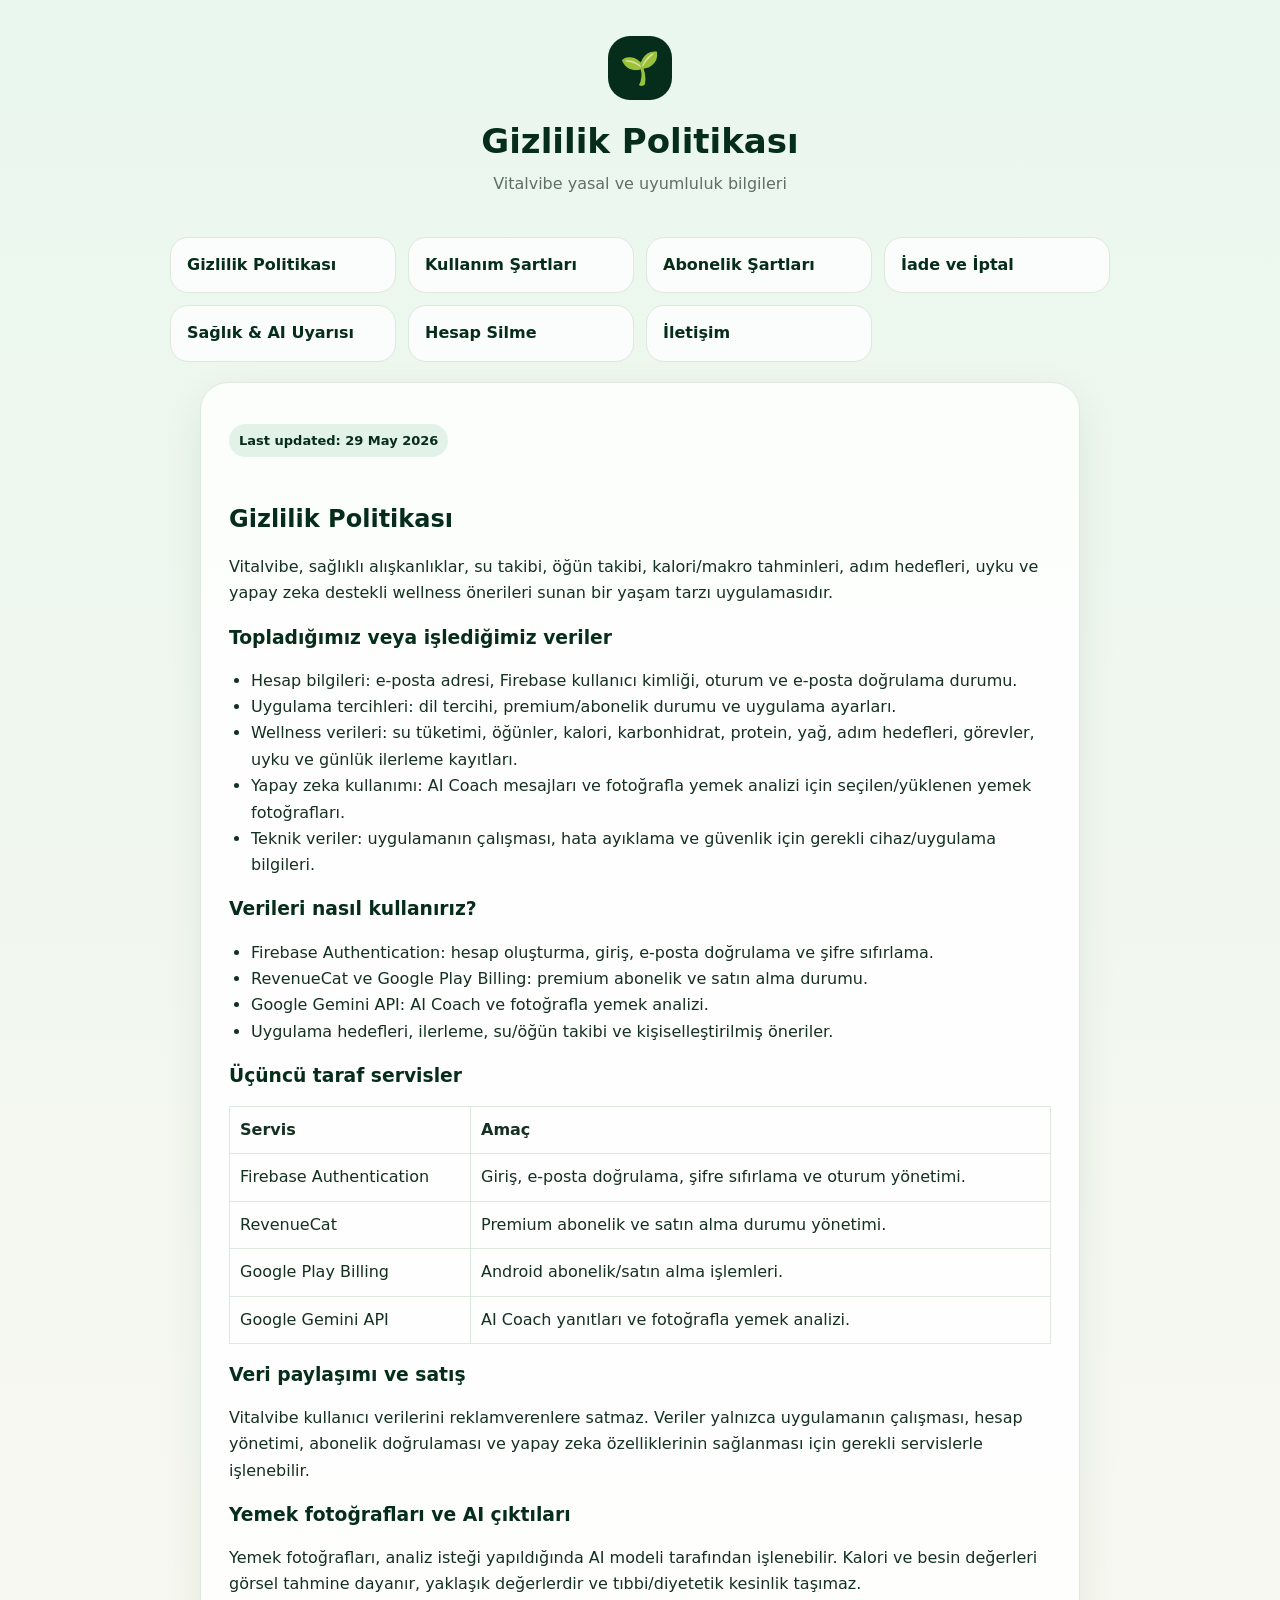
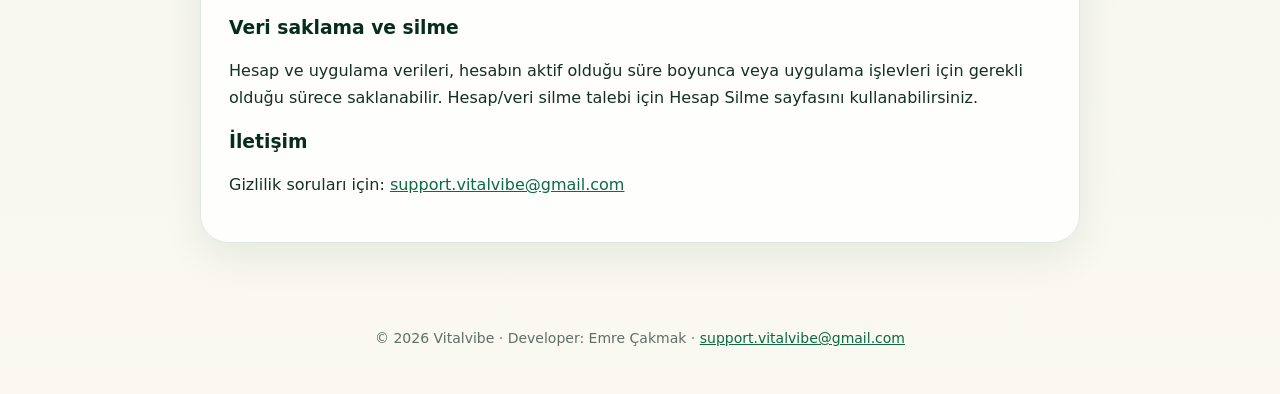
<file: privacy-policy.html>
<!doctype html><html lang="tr"><head>
<meta charset="utf-8"><meta name="viewport" content="width=device-width, initial-scale=1">
<title>Gizlilik Politikası | Vitalvibe</title><meta name="description" content="Vitalvibe Privacy Policy">
<link rel="stylesheet" href="style.css"></head><body>
<header><div class="logo">🌱</div><h1>Gizlilik Politikası</h1><p class="subtitle">Vitalvibe yasal ve uyumluluk bilgileri</p></header>

<nav>
  <a href="privacy-policy.html">Gizlilik Politikası</a>
  <a href="terms-of-use.html">Kullanım Şartları</a>
  <a href="subscription-terms.html">Abonelik Şartları</a>
  <a href="refund-policy.html">İade ve İptal</a>
  <a href="health-ai-disclaimer.html">Sağlık & AI Uyarısı</a>
  <a href="delete-account.html">Hesap Silme</a>
  <a href="contact.html">İletişim</a>
</nav>

<main><section class="card">
  <div class="legal-lang" data-lang="tr">
<p class="badge">Last updated: 29 May 2026</p>
<h2>Gizlilik Politikası</h2>
<p>Vitalvibe, sağlıklı alışkanlıklar, su takibi, öğün takibi, kalori/makro tahminleri, adım hedefleri, uyku ve yapay zeka destekli wellness önerileri sunan bir yaşam tarzı uygulamasıdır.</p>
<h3>Topladığımız veya işlediğimiz veriler</h3>
<ul><li>Hesap bilgileri: e-posta adresi, Firebase kullanıcı kimliği, oturum ve e-posta doğrulama durumu.</li><li>Uygulama tercihleri: dil tercihi, premium/abonelik durumu ve uygulama ayarları.</li><li>Wellness verileri: su tüketimi, öğünler, kalori, karbonhidrat, protein, yağ, adım hedefleri, görevler, uyku ve günlük ilerleme kayıtları.</li><li>Yapay zeka kullanımı: AI Coach mesajları ve fotoğrafla yemek analizi için seçilen/yüklenen yemek fotoğrafları.</li><li>Teknik veriler: uygulamanın çalışması, hata ayıklama ve güvenlik için gerekli cihaz/uygulama bilgileri.</li></ul>
<h3>Verileri nasıl kullanırız?</h3>
<ul><li>Firebase Authentication: hesap oluşturma, giriş, e-posta doğrulama ve şifre sıfırlama.</li><li>RevenueCat ve Google Play Billing: premium abonelik ve satın alma durumu.</li><li>Google Gemini API: AI Coach ve fotoğrafla yemek analizi.</li><li>Uygulama hedefleri, ilerleme, su/öğün takibi ve kişiselleştirilmiş öneriler.</li></ul>
<h3>Üçüncü taraf servisler</h3>
<table><tr><th>Servis</th><th>Amaç</th></tr><tr><td>Firebase Authentication</td><td>Giriş, e-posta doğrulama, şifre sıfırlama ve oturum yönetimi.</td></tr><tr><td>RevenueCat</td><td>Premium abonelik ve satın alma durumu yönetimi.</td></tr><tr><td>Google Play Billing</td><td>Android abonelik/satın alma işlemleri.</td></tr><tr><td>Google Gemini API</td><td>AI Coach yanıtları ve fotoğrafla yemek analizi.</td></tr></table>
<h3>Veri paylaşımı ve satış</h3><p>Vitalvibe kullanıcı verilerini reklamverenlere satmaz. Veriler yalnızca uygulamanın çalışması, hesap yönetimi, abonelik doğrulaması ve yapay zeka özelliklerinin sağlanması için gerekli servislerle işlenebilir.</p>
<h3>Yemek fotoğrafları ve AI çıktıları</h3><p>Yemek fotoğrafları, analiz isteği yapıldığında AI modeli tarafından işlenebilir. Kalori ve besin değerleri görsel tahmine dayanır, yaklaşık değerlerdir ve tıbbi/diyetetik kesinlik taşımaz.</p>
<h3>Veri saklama ve silme</h3><p>Hesap ve uygulama verileri, hesabın aktif olduğu süre boyunca veya uygulama işlevleri için gerekli olduğu sürece saklanabilir. Hesap/veri silme talebi için Hesap Silme sayfasını kullanabilirsiniz.</p>
<h3>İletişim</h3><p>Gizlilik soruları için: <a href="mailto:support.vitalvibe@gmail.com">support.vitalvibe@gmail.com</a></p>
  </div>
<div class="legal-lang" data-lang="en">
  <p class="badge">Last updated: 29 May 2026</p>
  <h2>Privacy Policy</h2>
  <p>Vitalvibe is a wellness and habit tracking app. It helps users track water intake, meals, calories, daily goals, sleep, reminders and AI-supported wellness features.</p>

  <h3>Data we collect or process</h3>
  <ul>
    <li>Account information such as email address, Firebase user ID, login and email verification status.</li>
    <li>App preferences such as language, premium/subscription status and app settings.</li>
    <li>Wellness tracking data such as water, meals, calories, goals, sleep and reminder settings.</li>
    <li>Food photos and AI outputs if the user chooses to use AI analysis features.</li>
  </ul>

  <h3>Third-party services</h3>
  <p>Vitalvibe may use Firebase Authentication, Firebase services, RevenueCat, Google Play Billing and AI services for app functionality, subscriptions and analysis features.</p>

  <h3>Data sharing and sale</h3>
  <p>Vitalvibe does not sell user personal data to advertisers.</p>

  <h3>Contact</h3>
  <p>For privacy questions, contact: <a href="mailto:support.vitalvibe@gmail.com">support.vitalvibe@gmail.com</a></p>
</div>

<div class="legal-lang" data-lang="fr">
  <p class="badge">Dernière mise à jour : 29 mai 2026</p>
  <h2>Politique de confidentialité</h2>
  <p>Vitalvibe est une application de bien-être et de suivi des habitudes. Elle aide les utilisateurs à suivre l’eau, les repas, les calories, les objectifs quotidiens, le sommeil, les rappels et les fonctionnalités de bien-être assistées par IA.</p>

  <h3>Données que nous collectons ou traitons</h3>
  <ul>
    <li>Informations du compte, comme l’adresse e-mail, l’identifiant utilisateur Firebase, la connexion et l’état de vérification de l’e-mail.</li>
    <li>Préférences de l’application, comme la langue, le statut premium/abonnement et les paramètres de l’application.</li>
    <li>Données de suivi du bien-être, comme l’eau, les repas, les calories, les objectifs, le sommeil et les paramètres de rappel.</li>
    <li>Photos d’aliments et résultats IA si l’utilisateur choisit d’utiliser les fonctions d’analyse IA.</li>
  </ul>

  <h3>Services tiers</h3>
  <p>Vitalvibe peut utiliser Firebase Authentication, les services Firebase, RevenueCat, Google Play Billing et des services d’IA pour le fonctionnement de l’application, les abonnements et les fonctions d’analyse.</p>

  <h3>Partage et vente des données</h3>
  <p>Vitalvibe ne vend pas les données personnelles des utilisateurs aux annonceurs.</p>

  <h3>Contact</h3>
  <p>Pour toute question concernant la confidentialité, contactez : <a href="mailto:support.vitalvibe@gmail.com">support.vitalvibe@gmail.com</a></p>
</div>
  <div class="legal-lang" data-lang="de">
  <p class="badge">Zuletzt aktualisiert: 29. Mai 2026</p>
  <h2>Datenschutzerklärung</h2>

  <p>Vitalvibe ist eine Wellness- und Gewohnheitstracking-App. Sie hilft Nutzern dabei, Wasseraufnahme, Mahlzeiten, Kalorien, Ziele und allgemeine Wellness-Gewohnheiten zu verfolgen.</p>

  <h3>Daten, die wir erfassen oder verarbeiten</h3>
  <ul>
    <li>Kontoinformationen wie E-Mail-Adresse, Firebase-Benutzer-ID sowie Anmelde- und Authentifizierungsdaten.</li>
    <li>App-Einstellungen wie Sprache, Premium-/Abonnementstatus und ausgewählte Präferenzen.</li>
    <li>Wellness-Tracking-Daten wie Wasseraufnahme, Mahlzeiten, Kalorien, Ziele und ähnliche Eingaben.</li>
    <li>Essensfotos und KI-Ergebnisse, wenn der Nutzer KI-Funktionen verwendet.</li>
  </ul>

  <h3>Dienste von Drittanbietern</h3>
  <p>Vitalvibe kann Firebase Authentication, Firebase-Dienste, RevenueCat, Google Play und KI-Dienste verwenden, um Anmeldung, App-Funktionen, Abonnements und KI-Analysen bereitzustellen.</p>

  <h3>Datenteilung und Verkauf</h3>
  <p>Vitalvibe verkauft keine personenbezogenen Nutzerdaten an Werbetreibende.</p>

  <h3>Datenspeicherung und Löschung</h3>
  <p>Konto- und App-Daten können gespeichert werden, solange das Konto aktiv ist oder soweit dies für App-Funktionen, rechtliche Verpflichtungen oder technische Sicherheit erforderlich ist. Nutzer können die Löschung ihres Kontos und zugehöriger Daten beantragen.</p>

  <h3>Kontakt</h3>
  <p>Bei Datenschutzfragen kontaktieren Sie uns unter: <a href="mailto:support.vitalvibe@gmail.com">support.vitalvibe@gmail.com</a></p>
</div>
  <div class="legal-lang" data-lang="nl">
  <p class="badge">Laatst bijgewerkt: 29 mei 2026</p>
  <h2>Privacybeleid</h2>

  <p>Vitalvibe is een wellness- en gewoontetracking-app. De app helpt gebruikers bij het bijhouden van waterinname, maaltijden, calorieën, doelen en algemene wellness-gewoonten.</p>

  <h3>Gegevens die wij verzamelen of verwerken</h3>
  <ul>
    <li>Accountgegevens zoals e-mailadres, Firebase-gebruikers-ID en aanmeld- of authenticatiegegevens.</li>
    <li>App-voorkeuren zoals taal, premium-/abonnementsstatus en geselecteerde instellingen.</li>
    <li>Wellness-trackinggegevens zoals waterinname, maaltijden, calorieën, doelen en vergelijkbare invoer.</li>
    <li>Voedselfoto’s en AI-resultaten wanneer de gebruiker AI-functies gebruikt.</li>
  </ul>

  <h3>Diensten van derden</h3>
  <p>Vitalvibe kan Firebase Authentication, Firebase-diensten, RevenueCat, Google Play en AI-diensten gebruiken om inloggen, app-functies, abonnementen en AI-analyses mogelijk te maken.</p>

  <h3>Gegevens delen en verkoop</h3>
  <p>Vitalvibe verkoopt geen persoonlijke gebruikersgegevens aan adverteerders.</p>

  <h3>Gegevensopslag en verwijdering</h3>
  <p>Account- en appgegevens kunnen worden bewaard zolang het account actief is of zolang dit nodig is voor app-functies, wettelijke verplichtingen of technische veiligheid. Gebruikers kunnen verwijdering van hun account en bijbehorende gegevens aanvragen.</p>

  <h3>Contact</h3>
  <p>Voor privacyvragen kunt u contact met ons opnemen via: <a href="mailto:support.vitalvibe@gmail.com">support.vitalvibe@gmail.com</a></p>
</div>
  <div class="legal-lang" data-lang="es">
  <p class="badge">Última actualización: 29 de mayo de 2026</p>
  <h2>Política de privacidad</h2>

  <p>Vitalvibe es una aplicación de bienestar y seguimiento de hábitos. Ayuda a los usuarios a registrar la ingesta de agua, comidas, calorías, objetivos y hábitos generales de bienestar.</p>

  <h3>Datos que recopilamos o procesamos</h3>
  <ul>
    <li>Información de cuenta, como dirección de correo electrónico, ID de usuario de Firebase y datos de inicio de sesión o autenticación.</li>
    <li>Preferencias de la aplicación, como idioma, estado premium o de suscripción y ajustes seleccionados.</li>
    <li>Datos de seguimiento de bienestar, como ingesta de agua, comidas, calorías, objetivos y entradas similares.</li>
    <li>Fotos de alimentos y resultados de IA cuando el usuario utiliza funciones de inteligencia artificial.</li>
  </ul>

  <h3>Servicios de terceros</h3>
  <p>Vitalvibe puede utilizar Firebase Authentication, servicios de Firebase, RevenueCat, Google Play y servicios de IA para proporcionar inicio de sesión, funciones de la aplicación, suscripciones y análisis con IA.</p>

  <h3>Compartición y venta de datos</h3>
  <p>Vitalvibe no vende datos personales de los usuarios a anunciantes.</p>

  <h3>Conservación y eliminación de datos</h3>
  <p>Los datos de cuenta y de la aplicación pueden conservarse mientras la cuenta esté activa o cuando sea necesario para funciones de la app, obligaciones legales o seguridad técnica. Los usuarios pueden solicitar la eliminación de su cuenta y los datos asociados.</p>

  <h3>Contacto</h3>
  <p>Para preguntas sobre privacidad, contáctenos en: <a href="mailto:support.vitalvibe@gmail.com">support.vitalvibe@gmail.com</a></p>
</div>

<div class="legal-lang" data-lang="ar">
  <p class="badge">آخر تحديث: 29 مايو 2026</p>
  <h2>سياسة الخصوصية</h2>

  <p>Vitalvibe هو تطبيق للصحة العامة وتتبع العادات. يساعد المستخدمين على تتبع شرب الماء، الوجبات، السعرات الحرارية، الأهداف والعادات الصحية العامة.</p>

  <h3>البيانات التي نجمعها أو نعالجها</h3>
  <ul>
    <li>معلومات الحساب مثل البريد الإلكتروني، معرف مستخدم Firebase وبيانات تسجيل الدخول أو المصادقة.</li>
    <li>تفضيلات التطبيق مثل اللغة، حالة الاشتراك أو الميزات المدفوعة والإعدادات المختارة.</li>
    <li>بيانات تتبع الصحة العامة مثل شرب الماء، الوجبات، السعرات الحرارية، الأهداف والمدخلات المشابهة.</li>
    <li>صور الطعام ونتائج الذكاء الاصطناعي عند استخدام ميزات الذكاء الاصطناعي.</li>
  </ul>

  <h3>خدمات الطرف الثالث</h3>
  <p>قد يستخدم Vitalvibe خدمات Firebase Authentication وFirebase وRevenueCat وGoogle Play وخدمات الذكاء الاصطناعي لتوفير تسجيل الدخول، وظائف التطبيق، الاشتراكات وتحليلات الذكاء الاصطناعي.</p>

  <h3>مشاركة البيانات وبيعها</h3>
  <p>لا يبيع Vitalvibe البيانات الشخصية للمستخدمين إلى المعلنين.</p>

  <h3>الاحتفاظ بالبيانات وحذفها</h3>
  <p>قد يتم الاحتفاظ ببيانات الحساب والتطبيق ما دام الحساب نشطًا أو عند الحاجة لتشغيل وظائف التطبيق أو الالتزامات القانونية أو الأمان التقني. يمكن للمستخدمين طلب حذف حسابهم والبيانات المرتبطة به.</p>

  <h3>التواصل</h3>
  <p>لأسئلة الخصوصية، تواصل معنا عبر: <a href="mailto:support.vitalvibe@gmail.com">support.vitalvibe@gmail.com</a></p>
</div>
</section></main>
<footer>© 2026 Vitalvibe · Developer: Emre Çakmak · <a href="mailto:support.vitalvibe@gmail.com">support.vitalvibe@gmail.com</a></footer>
<script>
  const supportedLanguages = ['tr', 'en', 'fr', 'de', 'nl', 'es', 'ar'];
  const params = new URLSearchParams(window.location.search);
  const requestedLang = params.get('lang') || 'tr';
  const lang = supportedLanguages.includes(requestedLang) ? requestedLang : 'en';
const pageText = {
  tr: {
    title: 'Gizlilik Politikası',
    subtitle: 'Vitalvibe yasal ve uyumluluk bilgileri',
    privacy: 'Gizlilik Politikası',
    terms: 'Kullanım Şartları',
    subscription: 'Abonelik Şartları',
    refund: 'İade ve İptal',
    health: 'Sağlık & AI Uyarısı',
    deletion: 'Hesap Silme',
    contact: 'İletişim'
  },
  en: {
    title: 'Privacy Policy',
    subtitle: 'Vitalvibe legal and compliance information',
    privacy: 'Privacy Policy',
    terms: 'Terms of Use',
    subscription: 'Subscription Terms',
    refund: 'Refund and Cancellation',
    health: 'Health & AI Disclaimer',
    deletion: 'Delete Account',
    contact: 'Contact'
  },
  fr: {
    title: 'Politique de confidentialité',
    subtitle: 'Informations légales et de conformité de Vitalvibe',
    privacy: 'Politique de confidentialité',
    terms: 'Conditions d’utilisation',
    subscription: 'Conditions d’abonnement',
    refund: 'Remboursement et annulation',
    health: 'Avertissement santé & IA',
    deletion: 'Suppression du compte',
    contact: 'Contact'
  },
  de: {
  title: 'Datenschutzerklärung',
  subtitle: 'Vitalvibe rechtliche und Compliance-Informationen',
  privacy: 'Datenschutzerklärung',
  terms: 'Nutzungsbedingungen',
  subscription: 'Abonnementbedingungen',
  refund: 'Rückerstattung und Stornierung',
  health: 'Gesundheits- und KI-Haftungsausschluss',
  deletion: 'Konto löschen',
  contact: 'Kontakt'
},

nl: {
  title: 'Privacybeleid',
  subtitle: 'Vitalvibe juridische en compliance-informatie',
  privacy: 'Privacybeleid',
  terms: 'Gebruiksvoorwaarden',
  subscription: 'Abonnementsvoorwaarden',
  refund: 'Terugbetaling en annulering',
  health: 'Gezondheids- en AI-disclaimer',
  deletion: 'Account verwijderen',
  contact: 'Contact'
},

es: {
  title: 'Política de privacidad',
  subtitle: 'Información legal y de cumplimiento de Vitalvibe',
  privacy: 'Política de privacidad',
  terms: 'Términos de uso',
  subscription: 'Términos de suscripción',
  refund: 'Reembolsos y cancelación',
  health: 'Aviso de salud e IA',
  deletion: 'Eliminar cuenta',
  contact: 'Contacto'
},

ar: {
  title: 'سياسة الخصوصية',
  subtitle: 'معلومات قانونية وامتثال خاصة بتطبيق Vitalvibe',
  privacy: 'سياسة الخصوصية',
  terms: 'شروط الاستخدام',
  subscription: 'شروط الاشتراك',
  refund: 'سياسة الاسترداد والإلغاء',
  health: 'إخلاء مسؤولية الصحة والذكاء الاصطناعي',
  deletion: 'حذف الحساب',
  contact: 'اتصل بنا'
}
};

const text = pageText[lang] || pageText.en;

const h1 = document.querySelector('header h1');
const subtitle = document.querySelector('header .subtitle');
const navLinks = document.querySelectorAll('nav a');

if (h1) h1.textContent = text.title;
if (subtitle) subtitle.textContent = text.subtitle;

if (navLinks[0]) navLinks[0].textContent = text.privacy;
if (navLinks[1]) navLinks[1].textContent = text.terms;
if (navLinks[2]) navLinks[2].textContent = text.subscription;
if (navLinks[3]) navLinks[3].textContent = text.refund;
if (navLinks[4]) navLinks[4].textContent = text.health;
if (navLinks[5]) navLinks[5].textContent = text.deletion;
if (navLinks[6]) navLinks[6].textContent = text.contact;
  navLinks.forEach(link => {
  const href = link.getAttribute('href');
  if (href && href.endsWith('.html')) {
    link.setAttribute('href', href + '?lang=' + lang);
  }
});
  document.querySelectorAll('.legal-lang').forEach(section => {
    section.style.display = section.dataset.lang === lang ? 'block' : 'none';
  });

  document.documentElement.lang = lang;
  document.documentElement.dir = lang === 'ar' ? 'rtl' : 'ltr';
</script>
</body></html>
</file>
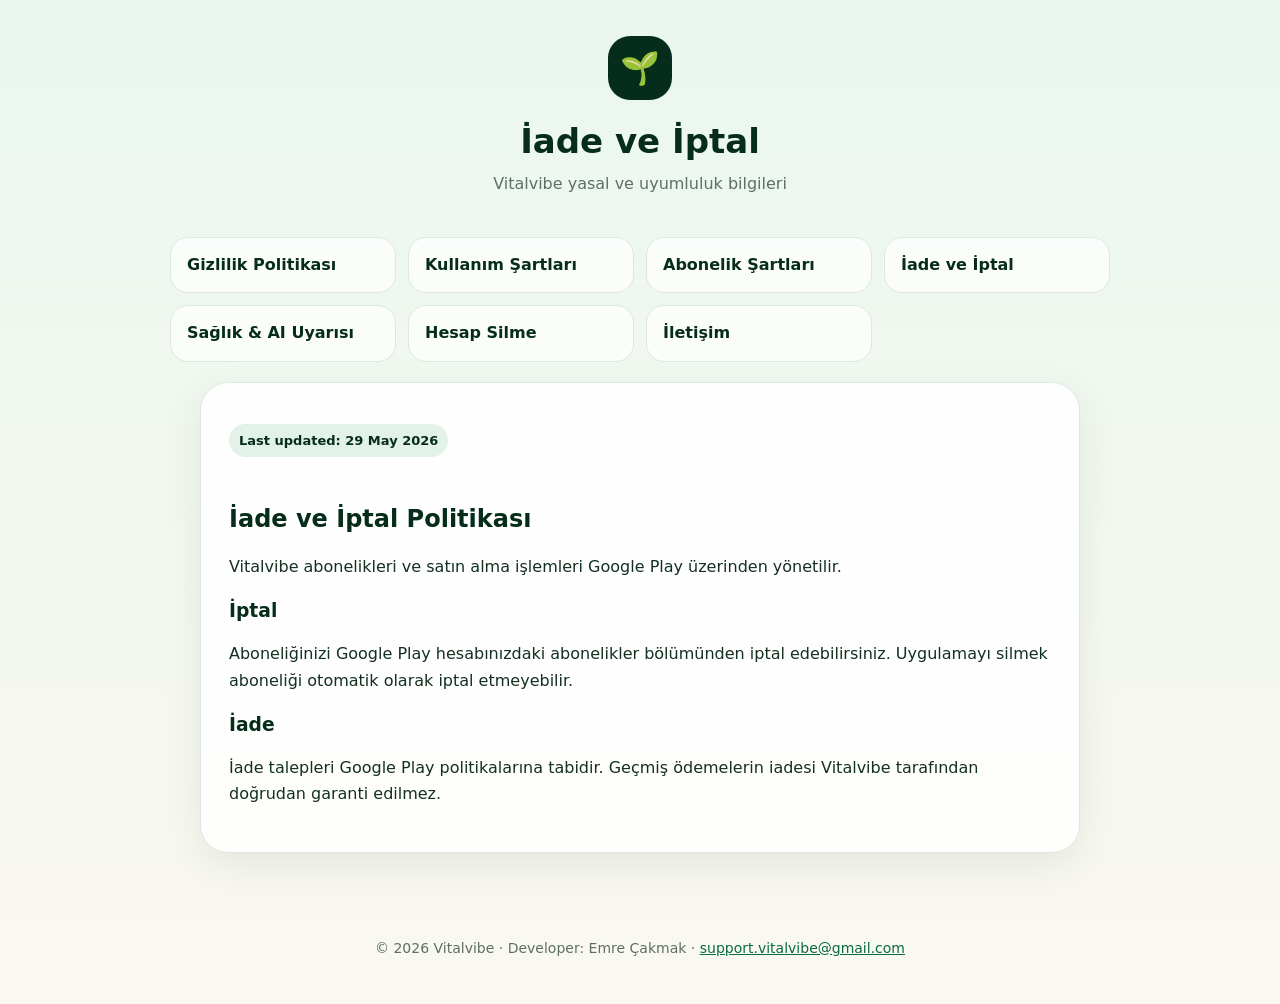
<file: refund-policy.html>
<!doctype html><html lang="tr"><head>
<meta charset="utf-8"><meta name="viewport" content="width=device-width, initial-scale=1">
<title>İade ve İptal Politikası | Vitalvibe</title><meta name="description" content="Vitalvibe legal information">
<link rel="stylesheet" href="style.css"></head><body>
<header><div class="logo">🌱</div><h1>İade ve İptal Politikası</h1><p class="subtitle">Vitalvibe yasal ve uyumluluk bilgileri</p></header>

<nav>
  <a href="privacy-policy.html">Gizlilik Politikası</a>
  <a href="terms-of-use.html">Kullanım Şartları</a>
  <a href="subscription-terms.html">Abonelik Şartları</a>
  <a href="refund-policy.html">İade ve İptal</a>
  <a href="health-ai-disclaimer.html">Sağlık & AI Uyarısı</a>
  <a href="delete-account.html">Hesap Silme</a>
  <a href="contact.html">İletişim</a>
</nav>

<main><section class="card">
  <div class="legal-lang" data-lang="tr">
<p class="badge">Last updated: 29 May 2026</p><h2>İade ve İptal Politikası</h2><p>Vitalvibe abonelikleri ve satın alma işlemleri Google Play üzerinden yönetilir.</p>
<h3>İptal</h3><p>Aboneliğinizi Google Play hesabınızdaki abonelikler bölümünden iptal edebilirsiniz. Uygulamayı silmek aboneliği otomatik olarak iptal etmeyebilir.</p>
    <h3>İade</h3><p>İade talepleri Google Play politikalarına tabidir. Geçmiş ödemelerin iadesi Vitalvibe tarafından doğrudan garanti edilmez.</p>
</div>
    <div class="legal-lang" data-lang="en">><h2>Refund & Cancellation</h2><p>Subscriptions are managed through Google Play. Refunds are subject to Google Play policies. Deleting the app may not cancel the subscription.</p></div>
</div>
  <div class="legal-lang" data-lang="fr">
  <p class="badge">Dernière mise à jour : 29 mai 2026</p>
  <h2>Remboursement et annulation</h2>
  <p>Cette page explique les règles de remboursement et d’annulation pour les abonnements Premium de Vitalvibe.</p>

  <h3>Annulation</h3>
  <p>Vous pouvez annuler votre abonnement depuis les paramètres d’abonnement de votre compte Google Play.</p>

  <h3>Remboursements</h3>
  <p>Les demandes de remboursement sont traitées conformément aux règles de Google Play. Les paiements précédents peuvent ne pas être automatiquement remboursés après l’annulation.</p>

  <h3>Abonnements</h3>
  <p>Les abonnements peuvent rester actifs jusqu’à la fin de la période déjà payée.</p>

  <h3>Contact</h3>
  <p>Pour toute question, contactez : <a href="mailto:support.vitalvibe@gmail.com">support.vitalvibe@gmail.com</a></p>
</div>
<div class="legal-lang" data-lang="de">
  <p class="badge">Zuletzt aktualisiert: 29. Mai 2026</p>
  <h2>Rückerstattungs- und Stornierungsrichtlinie</h2>

  <p>Diese Richtlinie erklärt, wie Rückerstattungen, Stornierungen und Abonnements für Vitalvibe behandelt werden.</p>

  <h3>Abonnements</h3>
  <p>Vitalvibe-Abonnements können über Google Play, RevenueCat oder andere unterstützte Zahlungsdienste verwaltet werden. Die verfügbaren monatlichen oder jährlichen Pläne können je nach Land, Plattform oder Store variieren.</p>

  <h3>Stornierung</h3>
  <p>Nutzer können ihr Abonnement über ihr Google Play-Konto oder die jeweiligen Store-Einstellungen kündigen. Das Löschen der App beendet ein aktives Abonnement nicht automatisch.</p>

  <h3>Rückerstattungen</h3>
  <p>Rückerstattungen werden in der Regel von Google Play oder dem jeweiligen Zahlungsanbieter gemäß deren eigenen Richtlinien bearbeitet. Vitalvibe kann Rückerstattungen, die direkt über Google Play abgewickelt werden, möglicherweise nicht selbst ausstellen.</p>

  <h3>Zugriff nach Kündigung</h3>
  <p>Nach der Kündigung kann der Premium-Zugriff bis zum Ende des bereits bezahlten Abrechnungszeitraums aktiv bleiben.</p>

  <h3>Kontakt</h3>
  <p>Bei Fragen zu Abonnements oder Rückerstattungen kontaktieren Sie uns unter: <a href="mailto:support.vitalvibe@gmail.com">support.vitalvibe@gmail.com</a></p>
</div>
  <div class="legal-lang" data-lang="nl">
  <p class="badge">Laatst bijgewerkt: 29 mei 2026</p>
  <h2>Terugbetalings- en annuleringsbeleid</h2>

  <p>Dit beleid legt uit hoe terugbetalingen, annuleringen en abonnementen voor Vitalvibe worden behandeld.</p>

  <h3>Abonnementen</h3>
  <p>Vitalvibe-abonnementen kunnen worden beheerd via Google Play, RevenueCat of andere ondersteunde betalingsdiensten. Beschikbare maandelijkse of jaarlijkse plannen kunnen verschillen per land, platform of appstore.</p>

  <h3>Annulering</h3>
  <p>Gebruikers kunnen hun abonnement annuleren via hun Google Play-account of de betreffende appstore-instellingen. Het verwijderen van de app beëindigt een actief abonnement niet automatisch.</p>

  <h3>Terugbetalingen</h3>
  <p>Terugbetalingen worden meestal verwerkt door Google Play of de betreffende betalingsprovider volgens hun eigen beleid. Vitalvibe kan terugbetalingen die direct via Google Play worden verwerkt mogelijk niet zelf uitvoeren.</p>

  <h3>Toegang na annulering</h3>
  <p>Na annulering kan premiumtoegang actief blijven tot het einde van de reeds betaalde factureringsperiode.</p>

  <h3>Contact</h3>
  <p>Voor vragen over abonnementen of terugbetalingen kunt u contact met ons opnemen via: <a href="mailto:support.vitalvibe@gmail.com">support.vitalvibe@gmail.com</a></p>
</div>
  <div class="legal-lang" data-lang="es">
  <p class="badge">Última actualización: 29 de mayo de 2026</p>
  <h2>Política de reembolso y cancelación</h2>

  <p>Esta política explica cómo se gestionan los reembolsos, cancelaciones y suscripciones de Vitalvibe.</p>

  <h3>Suscripciones</h3>
  <p>Las suscripciones de Vitalvibe pueden gestionarse a través de Google Play, RevenueCat u otros servicios de pago compatibles. Los planes mensuales o anuales disponibles pueden variar según el país, la plataforma o la tienda de aplicaciones.</p>

  <h3>Cancelación</h3>
  <p>Los usuarios pueden cancelar su suscripción desde su cuenta de Google Play o desde la configuración correspondiente de la tienda. Eliminar la aplicación no cancela automáticamente una suscripción activa.</p>

  <h3>Reembolsos</h3>
  <p>Los reembolsos suelen ser procesados por Google Play o por el proveedor de pago correspondiente según sus propias políticas. Vitalvibe puede no poder emitir directamente reembolsos procesados a través de Google Play.</p>

  <h3>Acceso después de la cancelación</h3>
  <p>Después de cancelar, el acceso premium puede permanecer activo hasta el final del período de facturación ya pagado.</p>

  <h3>Contacto</h3>
  <p>Para preguntas sobre suscripciones o reembolsos, contáctenos en: <a href="mailto:support.vitalvibe@gmail.com">support.vitalvibe@gmail.com</a></p>
</div>

<div class="legal-lang" data-lang="ar">
  <p class="badge">آخر تحديث: 29 مايو 2026</p>
  <h2>سياسة الاسترداد والإلغاء</h2>

  <p>توضح هذه السياسة كيفية التعامل مع عمليات الاسترداد والإلغاء والاشتراكات في Vitalvibe.</p>

  <h3>الاشتراكات</h3>
  <p>يمكن إدارة اشتراكات Vitalvibe من خلال Google Play أو RevenueCat أو خدمات الدفع المدعومة الأخرى. قد تختلف الخطط الشهرية أو السنوية المتاحة حسب البلد أو المنصة أو متجر التطبيقات.</p>

  <h3>الإلغاء</h3>
  <p>يمكن للمستخدمين إلغاء اشتراكهم من خلال حساب Google Play أو إعدادات المتجر المناسبة. حذف التطبيق لا يؤدي تلقائيًا إلى إلغاء الاشتراك النشط.</p>

  <h3>عمليات الاسترداد</h3>
  <p>عادةً ما تتم معالجة عمليات الاسترداد بواسطة Google Play أو مزود الدفع المناسب وفقًا لسياساتهم الخاصة. قد لا يتمكن Vitalvibe من إصدار عمليات استرداد مباشرة للمدفوعات التي تتم عبر Google Play.</p>

  <h3>الوصول بعد الإلغاء</h3>
  <p>بعد الإلغاء، قد يظل الوصول إلى الميزات المدفوعة فعالًا حتى نهاية فترة الفوترة المدفوعة بالفعل.</p>

  <h3>التواصل</h3>
  <p>للاستفسارات حول الاشتراكات أو الاسترداد، تواصل معنا عبر: <a href="mailto:support.vitalvibe@gmail.com">support.vitalvibe@gmail.com</a></p>
</div>
</section></main>
  


<footer>© 2026 Vitalvibe · Developer: Emre Çakmak · <a href="mailto:support.vitalvibe@gmail.com">support.vitalvibe@gmail.com</a></footer>
<script>
  const supportedLanguages = ['tr', 'en', 'fr', 'de', 'nl', 'es', 'ar'];
  const params = new URLSearchParams(window.location.search);
  const requestedLang = params.get('lang') || 'tr';
  const lang = supportedLanguages.includes(requestedLang) ? requestedLang : 'en';

  const pageText = {
    tr: {
      title: 'İade ve İptal',
      subtitle: 'Vitalvibe yasal ve uyumluluk bilgileri',
      privacy: 'Gizlilik Politikası',
      terms: 'Kullanım Şartları',
      subscription: 'Abonelik Şartları',
      refund: 'İade ve İptal',
      health: 'Sağlık & AI Uyarısı',
      deletion: 'Hesap Silme',
      contact: 'İletişim'
    },
    en: {
      title: 'Refund and Cancellation',
      subtitle: 'Vitalvibe legal and compliance information',
      privacy: 'Privacy Policy',
      terms: 'Terms of Use',
      subscription: 'Subscription Terms',
      refund: 'Refund and Cancellation',
      health: 'Health & AI Disclaimer',
      deletion: 'Delete Account',
      contact: 'Contact'
    },
    fr: {
      title: 'Remboursement et annulation',
      subtitle: 'Informations légales et de conformité de Vitalvibe',
      privacy: 'Politique de confidentialité',
      terms: 'Conditions d’utilisation',
      subscription: 'Conditions d’abonnement',
      refund: 'Remboursement et annulation',
      health: 'Avertissement santé & IA',
      deletion: 'Suppression du compte',
      contact: 'Contact'
    },
    de: {
  title: 'Datenschutzerklärung',
  subtitle: 'Vitalvibe rechtliche und Compliance-Informationen',
  privacy: 'Datenschutzerklärung',
  terms: 'Nutzungsbedingungen',
  subscription: 'Abonnementbedingungen',
  refund: 'Rückerstattung und Stornierung',
  health: 'Gesundheits- und KI-Haftungsausschluss',
  deletion: 'Konto löschen',
  contact: 'Kontakt'
},

nl: {
  title: 'Privacybeleid',
  subtitle: 'Vitalvibe juridische en compliance-informatie',
  privacy: 'Privacybeleid',
  terms: 'Gebruiksvoorwaarden',
  subscription: 'Abonnementsvoorwaarden',
  refund: 'Terugbetaling en annulering',
  health: 'Gezondheids- en AI-disclaimer',
  deletion: 'Account verwijderen',
  contact: 'Contact'
},

es: {
  title: 'Política de privacidad',
  subtitle: 'Información legal y de cumplimiento de Vitalvibe',
  privacy: 'Política de privacidad',
  terms: 'Términos de uso',
  subscription: 'Términos de suscripción',
  refund: 'Reembolsos y cancelación',
  health: 'Aviso de salud e IA',
  deletion: 'Eliminar cuenta',
  contact: 'Contacto'
},

ar: {
  title: 'سياسة الخصوصية',
  subtitle: 'معلومات قانونية وامتثال خاصة بتطبيق Vitalvibe',
  privacy: 'سياسة الخصوصية',
  terms: 'شروط الاستخدام',
  subscription: 'شروط الاشتراك',
  refund: 'سياسة الاسترداد والإلغاء',
  health: 'إخلاء مسؤولية الصحة والذكاء الاصطناعي',
  deletion: 'حذف الحساب',
  contact: 'اتصل بنا'
}
  };

  const text = pageText[lang] || pageText.en;

  const h1 = document.querySelector('header h1');
  const subtitle = document.querySelector('header .subtitle');
  const navLinks = document.querySelectorAll('nav a');

  if (h1) h1.textContent = text.title;
  if (subtitle) subtitle.textContent = text.subtitle;

  if (navLinks[0]) navLinks[0].textContent = text.privacy;
  if (navLinks[1]) navLinks[1].textContent = text.terms;
  if (navLinks[2]) navLinks[2].textContent = text.subscription;
  if (navLinks[3]) navLinks[3].textContent = text.refund;
  if (navLinks[4]) navLinks[4].textContent = text.health;
  if (navLinks[5]) navLinks[5].textContent = text.deletion;
  if (navLinks[6]) navLinks[6].textContent = text.contact;

  navLinks.forEach(link => {
    const href = link.getAttribute('href');
    if (href && href.endsWith('.html')) {
      link.setAttribute('href', href + '?lang=' + lang);
    }
  });

  document.querySelectorAll('.legal-lang').forEach(section => {
    section.style.display = 'none';
  });

  const activeSection = document.querySelector('.legal-lang[data-lang="' + lang + '"]');
  if (activeSection) {
    activeSection.style.display = 'block';
  }

  document.documentElement.lang = lang;
  document.documentElement.dir = lang === 'ar' ? 'rtl' : 'ltr';
</script>
</body></html>
</file>
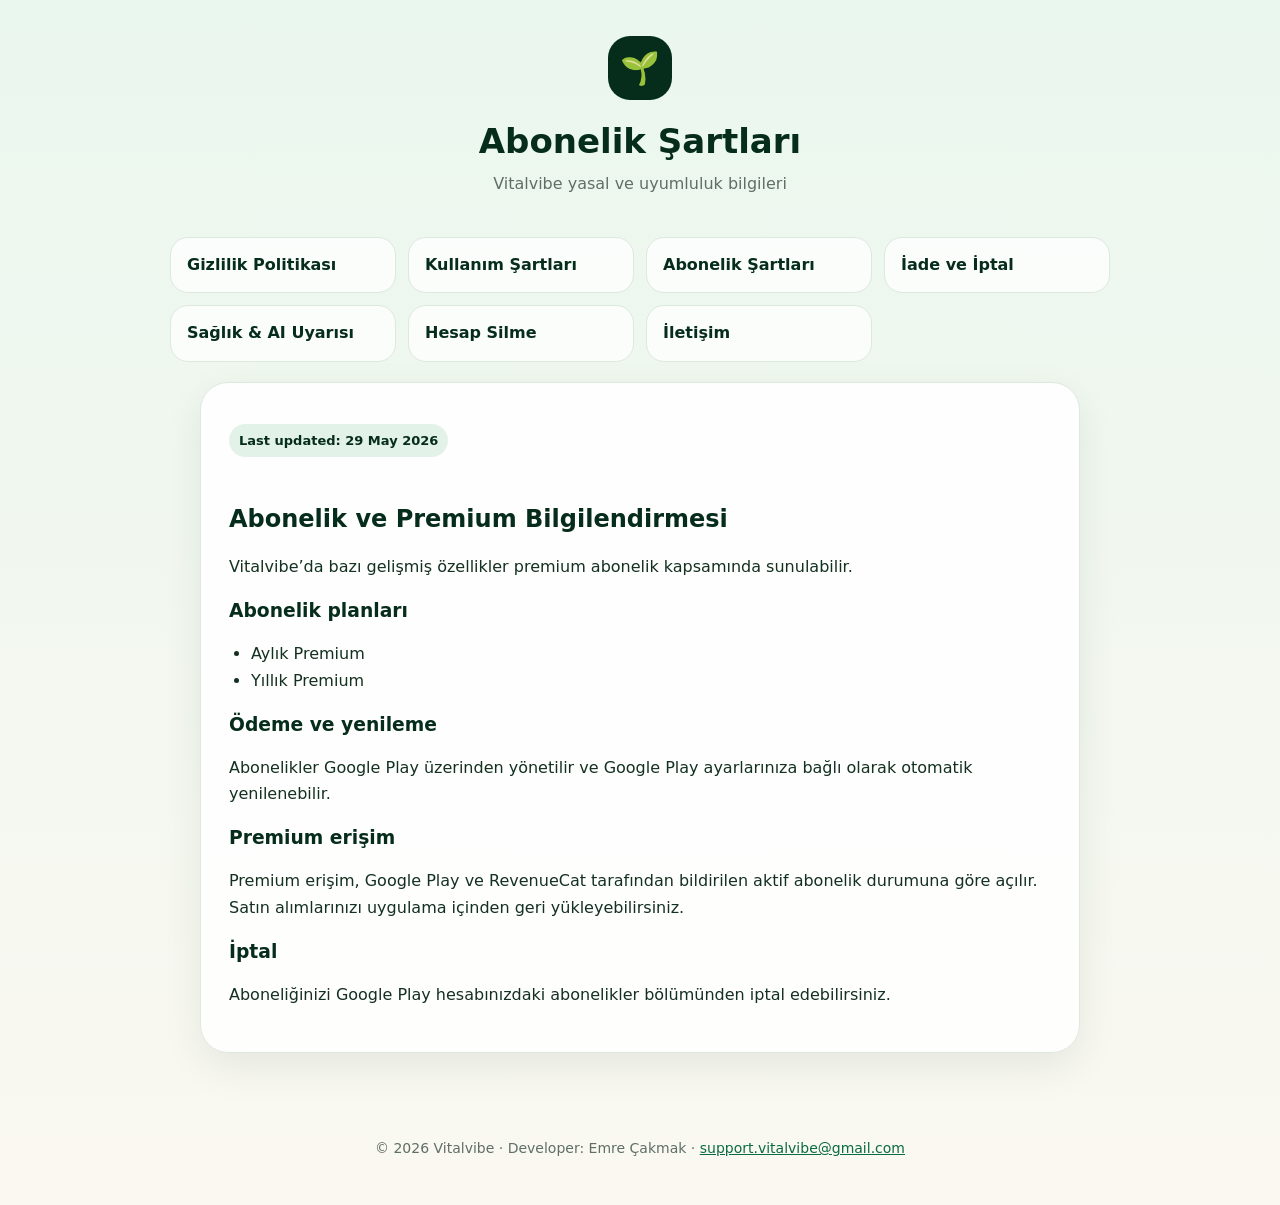
<file: subscription-terms.html>
<!doctype html><html lang="tr"><head>
<meta charset="utf-8"><meta name="viewport" content="width=device-width, initial-scale=1">
<title>Abonelik ve Premium Bilgilendirmesi | Vitalvibe</title><meta name="description" content="Vitalvibe legal information">
<link rel="stylesheet" href="style.css"></head><body>
<header><div class="logo">🌱</div><h1>Abonelik ve Premium Bilgilendirmesi</h1><p class="subtitle">Vitalvibe yasal ve uyumluluk bilgileri</p></header>

<nav>
  <a href="privacy-policy.html">Gizlilik Politikası</a>
  <a href="terms-of-use.html">Kullanım Şartları</a>
  <a href="subscription-terms.html">Abonelik Şartları</a>
  <a href="refund-policy.html">İade ve İptal</a>
  <a href="health-ai-disclaimer.html">Sağlık & AI Uyarısı</a>
  <a href="delete-account.html">Hesap Silme</a>
  <a href="contact.html">İletişim</a>
</nav>

<main><section class="card">
  <div class="legal-lang" data-lang="tr">
<p class="badge">Last updated: 29 May 2026</p><h2>Abonelik ve Premium Bilgilendirmesi</h2><p>Vitalvibe’da bazı gelişmiş özellikler premium abonelik kapsamında sunulabilir.</p>
<h3>Abonelik planları</h3><ul><li>Aylık Premium</li><li>Yıllık Premium</li></ul>
<h3>Ödeme ve yenileme</h3><p>Abonelikler Google Play üzerinden yönetilir ve Google Play ayarlarınıza bağlı olarak otomatik yenilenebilir.</p>
<h3>Premium erişim</h3><p>Premium erişim, Google Play ve RevenueCat tarafından bildirilen aktif abonelik durumuna göre açılır. Satın alımlarınızı uygulama içinden geri yükleyebilirsiniz.</p>
<h3>İptal</h3><p>Aboneliğinizi Google Play hesabınızdaki abonelikler bölümünden iptal edebilirsiniz.</p>
</div>
    <div class="legal-lang" data-lang="en"><h2>Subscription Terms</h2><p>Subscriptions are managed through Google Play and RevenueCat. Monthly and yearly plans may be available. Restore purchases is available inside the app.</p></div>
</div>
  <div class="legal-lang" data-lang="fr">
  <p class="badge">Dernière mise à jour : 29 mai 2026</p>
  <h2>Conditions d’abonnement</h2>
  <p>Cette page explique les abonnements Premium de Vitalvibe, les paiements, le renouvellement, l’accès Premium et l’annulation.</p>

  <h3>Plans d’abonnement</h3>
  <ul>
    <li>Premium mensuel</li>
    <li>Premium annuel</li>
  </ul>

  <h3>Paiement et renouvellement</h3>
  <p>Les abonnements sont gérés via Google Play. Le renouvellement et les paiements sont soumis aux règles de Google Play.</p>

  <h3>Accès Premium</h3>
  <p>L’accès Premium peut être géré via Google Play et RevenueCat. Certaines fonctionnalités peuvent nécessiter un abonnement actif.</p>

  <h3>Annulation</h3>
  <p>Vous pouvez annuler votre abonnement depuis les paramètres d’abonnement de votre compte Google Play.</p>
</div>
  <div class="legal-lang" data-lang="de">
  <p class="badge">Zuletzt aktualisiert: 29. Mai 2026</p>
  <h2>Abonnementbedingungen</h2>

  <p>Diese Abonnementbedingungen erklären, wie Premium-Funktionen, kostenpflichtige Pläne und Abonnements in Vitalvibe funktionieren.</p>

  <h3>Premium-Funktionen</h3>
  <p>Einige Vitalvibe-Funktionen können nur mit einem aktiven Premium-Abonnement verfügbar sein. Dazu können erweiterte Wellness-Funktionen, KI-Funktionen oder zusätzliche Tracking-Optionen gehören.</p>

  <h3>Abonnementverwaltung</h3>
  <p>Abonnements können über Google Play, RevenueCat oder andere unterstützte Zahlungsdienste verwaltet werden. Die verfügbaren Pläne und Preise können je nach Land, Plattform oder Store variieren.</p>

  <h3>Verlängerung</h3>
  <p>Abonnements können sich automatisch verlängern, sofern sie nicht vor Ablauf des aktuellen Abrechnungszeitraums gekündigt werden.</p>

  <h3>Kündigung</h3>
  <p>Nutzer können ihr Abonnement über ihr Google Play-Konto oder die jeweiligen Store-Einstellungen kündigen. Das Löschen der App beendet ein aktives Abonnement nicht automatisch.</p>

  <h3>Wiederherstellung von Käufen</h3>
  <p>Wenn verfügbar, können Nutzer ihre Käufe innerhalb der App wiederherstellen, sofern sie dasselbe Konto verwenden, mit dem der Kauf getätigt wurde.</p>

  <h3>Kontakt</h3>
  <p>Bei Fragen zu Abonnements kontaktieren Sie uns unter: <a href="mailto:support.vitalvibe@gmail.com">support.vitalvibe@gmail.com</a></p>
</div>
  <div class="legal-lang" data-lang="nl">
  <p class="badge">Laatst bijgewerkt: 29 mei 2026</p>
  <h2>Abonnementsvoorwaarden</h2>

  <p>Deze abonnementsvoorwaarden leggen uit hoe premiumfuncties, betaalde plannen en abonnementen binnen Vitalvibe werken.</p>

  <h3>Premiumfuncties</h3>
  <p>Sommige Vitalvibe-functies kunnen alleen beschikbaar zijn met een actief premiumabonnement. Dit kan geavanceerde wellnessfuncties, AI-functies of extra trackingopties omvatten.</p>

  <h3>Abonnementsbeheer</h3>
  <p>Abonnementen kunnen worden beheerd via Google Play, RevenueCat of andere ondersteunde betalingsdiensten. Beschikbare plannen en prijzen kunnen verschillen per land, platform of appstore.</p>

  <h3>Verlenging</h3>
  <p>Abonnementen kunnen automatisch worden verlengd, tenzij ze vóór het einde van de huidige factureringsperiode worden geannuleerd.</p>

  <h3>Annulering</h3>
  <p>Gebruikers kunnen hun abonnement annuleren via hun Google Play-account of de betreffende appstore-instellingen. Het verwijderen van de app beëindigt een actief abonnement niet automatisch.</p>

  <h3>Aankopen herstellen</h3>
  <p>Indien beschikbaar kunnen gebruikers hun aankopen binnen de app herstellen, mits zij hetzelfde account gebruiken waarmee de aankoop is gedaan.</p>

  <h3>Contact</h3>
  <p>Voor vragen over abonnementen kunt u contact met ons opnemen via: <a href="mailto:support.vitalvibe@gmail.com">support.vitalvibe@gmail.com</a></p>
</div>
  <div class="legal-lang" data-lang="es">
  <p class="badge">Última actualización: 29 de mayo de 2026</p>
  <h2>Términos de suscripción</h2>

  <p>Estos términos de suscripción explican cómo funcionan las funciones premium, los planes de pago y las suscripciones dentro de Vitalvibe.</p>

  <h3>Funciones premium</h3>
  <p>Algunas funciones de Vitalvibe pueden estar disponibles solo con una suscripción premium activa. Esto puede incluir funciones avanzadas de bienestar, funciones de IA u opciones adicionales de seguimiento.</p>

  <h3>Gestión de suscripciones</h3>
  <p>Las suscripciones pueden gestionarse a través de Google Play, RevenueCat u otros servicios de pago compatibles. Los planes y precios disponibles pueden variar según el país, la plataforma o la tienda de aplicaciones.</p>

  <h3>Renovación</h3>
  <p>Las suscripciones pueden renovarse automáticamente salvo que se cancelen antes del final del período de facturación actual.</p>

  <h3>Cancelación</h3>
  <p>Los usuarios pueden cancelar su suscripción desde su cuenta de Google Play o desde la configuración correspondiente de la tienda. Eliminar la aplicación no cancela automáticamente una suscripción activa.</p>

  <h3>Restaurar compras</h3>
  <p>Cuando esté disponible, los usuarios pueden restaurar sus compras dentro de la app si utilizan la misma cuenta con la que realizaron la compra.</p>

  <h3>Contacto</h3>
  <p>Para preguntas sobre suscripciones, contáctenos en: <a href="mailto:support.vitalvibe@gmail.com">support.vitalvibe@gmail.com</a></p>
</div>

<div class="legal-lang" data-lang="ar">
  <p class="badge">آخر تحديث: 29 مايو 2026</p>
  <h2>شروط الاشتراك</h2>

  <p>توضح شروط الاشتراك هذه كيفية عمل الميزات المدفوعة والخطط المدفوعة والاشتراكات داخل Vitalvibe.</p>

  <h3>الميزات المدفوعة</h3>
  <p>قد تكون بعض ميزات Vitalvibe متاحة فقط مع اشتراك مدفوع نشط. قد يشمل ذلك ميزات صحية متقدمة، ميزات الذكاء الاصطناعي أو خيارات تتبع إضافية.</p>

  <h3>إدارة الاشتراكات</h3>
  <p>يمكن إدارة الاشتراكات من خلال Google Play أو RevenueCat أو خدمات الدفع المدعومة الأخرى. قد تختلف الخطط والأسعار المتاحة حسب البلد أو المنصة أو متجر التطبيقات.</p>

  <h3>التجديد</h3>
  <p>قد يتم تجديد الاشتراكات تلقائيًا ما لم يتم إلغاؤها قبل نهاية فترة الفوترة الحالية.</p>

  <h3>الإلغاء</h3>
  <p>يمكن للمستخدمين إلغاء الاشتراك من خلال حساب Google Play أو إعدادات المتجر المناسبة. حذف التطبيق لا يؤدي تلقائيًا إلى إلغاء الاشتراك النشط.</p>

  <h3>استعادة المشتريات</h3>
  <p>عند توفر هذه الميزة، يمكن للمستخدمين استعادة مشترياتهم داخل التطبيق إذا كانوا يستخدمون نفس الحساب الذي تم الشراء من خلاله.</p>

  <h3>التواصل</h3>
  <p>للاستفسارات حول الاشتراكات، تواصل معنا عبر: <a href="mailto:support.vitalvibe@gmail.com">support.vitalvibe@gmail.com</a></p>
</div>
</section></main>
<footer>© 2026 Vitalvibe · Developer: Emre Çakmak · <a href="mailto:support.vitalvibe@gmail.com">support.vitalvibe@gmail.com</a></footer>
<script>
  const supportedLanguages = ['tr', 'en', 'fr', 'de', 'nl', 'es', 'ar'];
  const params = new URLSearchParams(window.location.search);
  const requestedLang = params.get('lang') || 'tr';
  const lang = supportedLanguages.includes(requestedLang) ? requestedLang : 'en';

  const pageText = {
    tr: {
      title: 'Abonelik Şartları',
      subtitle: 'Vitalvibe yasal ve uyumluluk bilgileri',
      privacy: 'Gizlilik Politikası',
      terms: 'Kullanım Şartları',
      subscription: 'Abonelik Şartları',
      refund: 'İade ve İptal',
      health: 'Sağlık & AI Uyarısı',
      deletion: 'Hesap Silme',
      contact: 'İletişim'
    },
    en: {
      title: 'Subscription Terms',
      subtitle: 'Vitalvibe legal and compliance information',
      privacy: 'Privacy Policy',
      terms: 'Terms of Use',
      subscription: 'Subscription Terms',
      refund: 'Refund and Cancellation',
      health: 'Health & AI Disclaimer',
      deletion: 'Delete Account',
      contact: 'Contact'
    },
    fr: {
      title: 'Conditions d’abonnement',
      subtitle: 'Informations légales et de conformité de Vitalvibe',
      privacy: 'Politique de confidentialité',
      terms: 'Conditions d’utilisation',
      subscription: 'Conditions d’abonnement',
      refund: 'Remboursement et annulation',
      health: 'Avertissement santé & IA',
      deletion: 'Suppression du compte',
      contact: 'Contact'
    },
    de: {
  title: 'Datenschutzerklärung',
  subtitle: 'Vitalvibe rechtliche und Compliance-Informationen',
  privacy: 'Datenschutzerklärung',
  terms: 'Nutzungsbedingungen',
  subscription: 'Abonnementbedingungen',
  refund: 'Rückerstattung und Stornierung',
  health: 'Gesundheits- und KI-Haftungsausschluss',
  deletion: 'Konto löschen',
  contact: 'Kontakt'
},

nl: {
  title: 'Privacybeleid',
  subtitle: 'Vitalvibe juridische en compliance-informatie',
  privacy: 'Privacybeleid',
  terms: 'Gebruiksvoorwaarden',
  subscription: 'Abonnementsvoorwaarden',
  refund: 'Terugbetaling en annulering',
  health: 'Gezondheids- en AI-disclaimer',
  deletion: 'Account verwijderen',
  contact: 'Contact'
},

es: {
  title: 'Política de privacidad',
  subtitle: 'Información legal y de cumplimiento de Vitalvibe',
  privacy: 'Política de privacidad',
  terms: 'Términos de uso',
  subscription: 'Términos de suscripción',
  refund: 'Reembolsos y cancelación',
  health: 'Aviso de salud e IA',
  deletion: 'Eliminar cuenta',
  contact: 'Contacto'
},

ar: {
  title: 'سياسة الخصوصية',
  subtitle: 'معلومات قانونية وامتثال خاصة بتطبيق Vitalvibe',
  privacy: 'سياسة الخصوصية',
  terms: 'شروط الاستخدام',
  subscription: 'شروط الاشتراك',
  refund: 'سياسة الاسترداد والإلغاء',
  health: 'إخلاء مسؤولية الصحة والذكاء الاصطناعي',
  deletion: 'حذف الحساب',
  contact: 'اتصل بنا'
}
  };

  const text = pageText[lang] || pageText.en;

  const h1 = document.querySelector('header h1');
  const subtitle = document.querySelector('header .subtitle');
  const navLinks = document.querySelectorAll('nav a');

  if (h1) h1.textContent = text.title;
  if (subtitle) subtitle.textContent = text.subtitle;

  if (navLinks[0]) navLinks[0].textContent = text.privacy;
  if (navLinks[1]) navLinks[1].textContent = text.terms;
  if (navLinks[2]) navLinks[2].textContent = text.subscription;
  if (navLinks[3]) navLinks[3].textContent = text.refund;
  if (navLinks[4]) navLinks[4].textContent = text.health;
  if (navLinks[5]) navLinks[5].textContent = text.deletion;
  if (navLinks[6]) navLinks[6].textContent = text.contact;

  navLinks.forEach(link => {
    const href = link.getAttribute('href');
    if (href && href.endsWith('.html')) {
      link.setAttribute('href', href + '?lang=' + lang);
    }
  });

  document.querySelectorAll('.legal-lang').forEach(section => {
  section.style.display = 'none';
});

const activeSection = document.querySelector('.legal-lang[data-lang="' + lang + '"]');
if (activeSection) {
  activeSection.style.display = 'block';
}

  document.documentElement.lang = lang;
  document.documentElement.dir = lang === 'ar' ? 'rtl' : 'ltr';
</script>
</body></html>
</file>
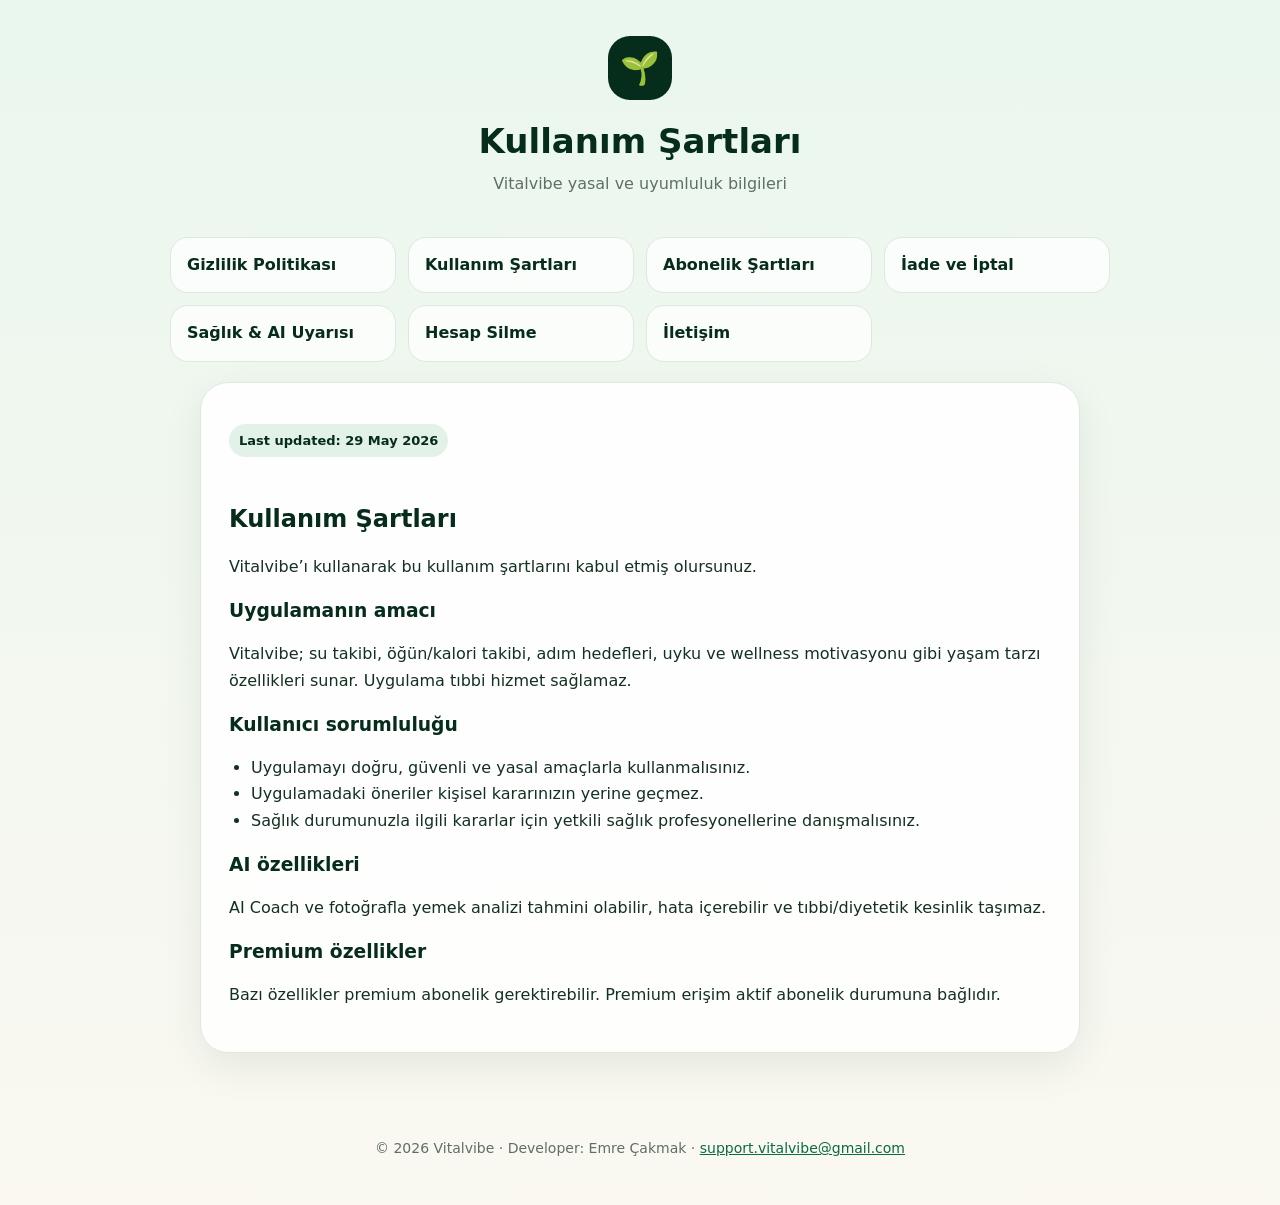
<file: terms-of-use.html>
<!doctype html><html lang="tr"><head>
<meta charset="utf-8"><meta name="viewport" content="width=device-width, initial-scale=1">
<title>Kullanım Şartları | Vitalvibe</title><meta name="description" content="Vitalvibe legal information">
<link rel="stylesheet" href="style.css"></head><body>
<header><div class="logo">🌱</div><h1>Kullanım Şartları</h1><p class="subtitle">Vitalvibe yasal ve uyumluluk bilgileri</p></header>

<nav>
  <a href="privacy-policy.html">Gizlilik Politikası</a>
  <a href="terms-of-use.html">Kullanım Şartları</a>
  <a href="subscription-terms.html">Abonelik Şartları</a>
  <a href="refund-policy.html">İade ve İptal</a>
  <a href="health-ai-disclaimer.html">Sağlık & AI Uyarısı</a>
  <a href="delete-account.html">Hesap Silme</a>
  <a href="contact.html">İletişim</a>
</nav>

<main><section class="card">
  <div class="legal-lang" data-lang="tr">
<p class="badge">Last updated: 29 May 2026</p><h2>Kullanım Şartları</h2><p>Vitalvibe’ı kullanarak bu kullanım şartlarını kabul etmiş olursunuz.</p>
<h3>Uygulamanın amacı</h3><p>Vitalvibe; su takibi, öğün/kalori takibi, adım hedefleri, uyku ve wellness motivasyonu gibi yaşam tarzı özellikleri sunar. Uygulama tıbbi hizmet sağlamaz.</p>
<h3>Kullanıcı sorumluluğu</h3><ul><li>Uygulamayı doğru, güvenli ve yasal amaçlarla kullanmalısınız.</li><li>Uygulamadaki öneriler kişisel kararınızın yerine geçmez.</li><li>Sağlık durumunuzla ilgili kararlar için yetkili sağlık profesyonellerine danışmalısınız.</li></ul>
<h3>AI özellikleri</h3><p>AI Coach ve fotoğrafla yemek analizi tahmini olabilir, hata içerebilir ve tıbbi/diyetetik kesinlik taşımaz.</p>
<h3>Premium özellikler</h3><p>Bazı özellikler premium abonelik gerektirebilir. Premium erişim aktif abonelik durumuna bağlıdır.</p>
</div>
    <div class="legal-lang" data-lang="en"><h2>Terms of Use<h2><p>Vitalvibe is a wellness app and does not provide medical diagnosis, treatment, emergency support, or professional healthcare advice. AI outputs are approximate and may be incorrect.</p></div>
</div>
  <div class="legal-lang" data-lang="fr">
  <p class="badge">Dernière mise à jour : 29 mai 2026</p>
  <h2>Conditions d’utilisation</h2>
  <p>En utilisant Vitalvibe, vous acceptez d’utiliser l’application de manière responsable et uniquement à des fins de bien-être général.</p>

  <h3>Objectif de l’application</h3>
  <p>Vitalvibe aide les utilisateurs à suivre l’eau, les repas, les calories, les objectifs quotidiens, le sommeil, les rappels et certaines fonctionnalités assistées par IA.</p>

  <h3>Responsabilité de l’utilisateur</h3>
  <p>Les informations fournies par l’application sont approximatives et ne remplacent pas un avis médical professionnel.</p>

  <h3>Fonctionnalités IA</h3>
  <p>Les réponses du coach IA et les analyses de photos peuvent contenir des estimations ou des erreurs. L’utilisateur doit vérifier les informations importantes.</p>

  <h3>Abonnements Premium</h3>
  <p>Certaines fonctionnalités peuvent nécessiter un abonnement Premium. Les achats et abonnements sont gérés via Google Play et RevenueCat.</p>
</div>
      <div class="legal-lang" data-lang="de">
  <p class="badge">Zuletzt aktualisiert: 29. Mai 2026</p>
  <h2>Nutzungsbedingungen</h2>

  <p>Diese Nutzungsbedingungen regeln die Nutzung der Vitalvibe-App und der zugehörigen Dienste. Durch die Nutzung von Vitalvibe erklären Sie sich mit diesen Bedingungen einverstanden.</p>

  <h3>Nutzung der App</h3>
  <p>Vitalvibe ist eine Wellness- und Gewohnheitstracking-App. Die App kann Funktionen wie Wassertracking, Mahlzeiten, Kalorien, Ziele, Erinnerungen, KI-gestützte Hinweise und allgemeine Wellness-Unterstützung enthalten.</p>

  <h3>Kein medizinischer Dienst</h3>
  <p>Vitalvibe bietet keine medizinische Diagnose, Behandlung, Medikamentenberatung oder Notfallhilfe. Die App ersetzt keinen Arzt, Ernährungsberater, Therapeuten oder sonstigen medizinischen Fachmann.</p>

  <h3>KI-Inhalte</h3>
  <p>KI-generierte Inhalte dienen nur allgemeinen Wellness- und Informationszwecken. Ergebnisse können unvollständig, ungenau oder nicht für Ihre persönliche Situation geeignet sein. Nutzer sollten wichtige Entscheidungen nicht ausschließlich auf KI-Ausgaben stützen.</p>

  <h3>Nutzerverantwortung</h3>
  <p>Sie sind dafür verantwortlich, die App rechtmäßig zu nutzen, korrekte Informationen einzugeben und bei gesundheitlichen Fragen professionelle Hilfe in Anspruch zu nehmen.</p>

  <h3>Abonnements und Premium-Funktionen</h3>
  <p>Einige Funktionen können kostenpflichtig sein oder ein aktives Abonnement erfordern. Käufe und Abonnements können über Google Play, RevenueCat oder andere unterstützte Zahlungsdienste verwaltet werden.</p>

  <h3>Änderungen</h3>
  <p>Vitalvibe kann Funktionen, Inhalte oder Bedingungen von Zeit zu Zeit aktualisieren. Die weitere Nutzung der App nach Änderungen bedeutet, dass Sie die aktualisierten Bedingungen akzeptieren.</p>

  <h3>Kontakt</h3>
  <p>Bei Fragen zu diesen Nutzungsbedingungen kontaktieren Sie uns unter: <a href="mailto:support.vitalvibe@gmail.com">support.vitalvibe@gmail.com</a></p>
</div>
      <div class="legal-lang" data-lang="nl">
  <p class="badge">Laatst bijgewerkt: 29 mei 2026</p>
  <h2>Gebruiksvoorwaarden</h2>

  <p>Deze gebruiksvoorwaarden regelen het gebruik van de Vitalvibe-app en de bijbehorende diensten. Door Vitalvibe te gebruiken, gaat u akkoord met deze voorwaarden.</p>

  <h3>Gebruik van de app</h3>
  <p>Vitalvibe is een wellness- en gewoontetracking-app. De app kan functies bevatten zoals watertracking, maaltijden, calorieën, doelen, herinneringen, AI-ondersteunde suggesties en algemene wellness-ondersteuning.</p>

  <h3>Geen medische dienst</h3>
  <p>Vitalvibe biedt geen medische diagnose, behandeling, medicatieadvies of noodhulp. De app vervangt geen arts, diëtist, therapeut of andere medische professional.</p>

  <h3>AI-inhoud</h3>
  <p>AI-gegenereerde inhoud is alleen bedoeld voor algemene wellness- en informatiedoeleinden. Resultaten kunnen onvolledig, onnauwkeurig of niet geschikt zijn voor uw persoonlijke situatie.</p>

  <h3>Verantwoordelijkheid van de gebruiker</h3>
  <p>U bent verantwoordelijk voor het rechtmatig gebruiken van de app, het invoeren van correcte informatie en het zoeken van professionele hulp bij gezondheidsvragen.</p>

  <h3>Abonnementen en premiumfuncties</h3>
  <p>Sommige functies kunnen betaald zijn of een actief abonnement vereisen. Aankopen en abonnementen kunnen worden beheerd via Google Play, RevenueCat of andere ondersteunde betalingsdiensten.</p>

  <h3>Wijzigingen</h3>
  <p>Vitalvibe kan functies, inhoud of voorwaarden van tijd tot tijd bijwerken.</p>

  <h3>Contact</h3>
  <p>Voor vragen over deze gebruiksvoorwaarden kunt u contact met ons opnemen via: <a href="mailto:support.vitalvibe@gmail.com">support.vitalvibe@gmail.com</a></p>
</div>
      <div class="legal-lang" data-lang="es">
  <p class="badge">Última actualización: 29 de mayo de 2026</p>
  <h2>Términos de uso</h2>

  <p>Estos términos de uso regulan el uso de la aplicación Vitalvibe y sus servicios relacionados. Al utilizar Vitalvibe, usted acepta estos términos.</p>

  <h3>Uso de la aplicación</h3>
  <p>Vitalvibe es una aplicación de bienestar y seguimiento de hábitos. La app puede incluir funciones como seguimiento de agua, comidas, calorías, objetivos, recordatorios, sugerencias con IA y apoyo general de bienestar.</p>

  <h3>No es un servicio médico</h3>
  <p>Vitalvibe no proporciona diagnóstico médico, tratamiento, asesoramiento sobre medicamentos ni ayuda de emergencia. La app no sustituye a un médico, dietista, terapeuta u otro profesional sanitario.</p>

  <h3>Contenido de IA</h3>
  <p>El contenido generado por IA se ofrece únicamente con fines generales de bienestar e información. Los resultados pueden ser incompletos, imprecisos o no adecuados para su situación personal.</p>

  <h3>Responsabilidad del usuario</h3>
  <p>Usted es responsable de utilizar la app de forma legal, introducir información correcta y buscar ayuda profesional para cuestiones de salud.</p>

  <h3>Suscripciones y funciones premium</h3>
  <p>Algunas funciones pueden ser de pago o requerir una suscripción activa. Las compras y suscripciones pueden gestionarse a través de Google Play, RevenueCat u otros servicios de pago compatibles.</p>

  <h3>Cambios</h3>
  <p>Vitalvibe puede actualizar funciones, contenido o términos ocasionalmente.</p>

  <h3>Contacto</h3>
  <p>Para preguntas sobre estos términos de uso, contáctenos en: <a href="mailto:support.vitalvibe@gmail.com">support.vitalvibe@gmail.com</a></p>
</div>

<div class="legal-lang" data-lang="ar">
  <p class="badge">آخر تحديث: 29 مايو 2026</p>
  <h2>شروط الاستخدام</h2>

  <p>تنظم شروط الاستخدام هذه استخدام تطبيق Vitalvibe والخدمات المرتبطة به. باستخدام Vitalvibe، فإنك توافق على هذه الشروط.</p>

  <h3>استخدام التطبيق</h3>
  <p>Vitalvibe هو تطبيق للصحة العامة وتتبع العادات. قد يتضمن التطبيق ميزات مثل تتبع الماء، الوجبات، السعرات الحرارية، الأهداف، التذكيرات، اقتراحات مدعومة بالذكاء الاصطناعي ودعم عام للصحة العامة.</p>

  <h3>ليس خدمة طبية</h3>
  <p>لا يقدم Vitalvibe تشخيصًا طبيًا أو علاجًا أو نصائح دوائية أو مساعدة طارئة. لا يحل التطبيق محل الطبيب أو أخصائي التغذية أو المعالج أو أي متخصص صحي آخر.</p>

  <h3>محتوى الذكاء الاصطناعي</h3>
  <p>المحتوى الناتج عن الذكاء الاصطناعي مخصص فقط لأغراض الصحة العامة والمعلومات العامة. قد تكون النتائج غير كاملة أو غير دقيقة أو غير مناسبة لحالتك الشخصية.</p>

  <h3>مسؤولية المستخدم</h3>
  <p>أنت مسؤول عن استخدام التطبيق بشكل قانوني، وإدخال معلومات صحيحة، وطلب المساعدة المهنية عند وجود أسئلة صحية.</p>

  <h3>الاشتراكات والميزات المدفوعة</h3>
  <p>قد تكون بعض الميزات مدفوعة أو تتطلب اشتراكًا نشطًا. يمكن إدارة عمليات الشراء والاشتراكات من خلال Google Play أو RevenueCat أو خدمات الدفع المدعومة الأخرى.</p>

  <h3>التغييرات</h3>
  <p>قد يقوم Vitalvibe بتحديث الميزات أو المحتوى أو الشروط من وقت لآخر.</p>

  <h3>التواصل</h3>
  <p>للاستفسارات حول شروط الاستخدام، تواصل معنا عبر: <a href="mailto:support.vitalvibe@gmail.com">support.vitalvibe@gmail.com</a></p>
</div>
</section></main>
<footer>© 2026 Vitalvibe · Developer: Emre Çakmak · <a href="mailto:support.vitalvibe@gmail.com">support.vitalvibe@gmail.com</a></footer>
<script>
  const supportedLanguages = ['tr', 'en', 'fr', 'de', 'nl', 'es', 'ar'];
  const params = new URLSearchParams(window.location.search);
  const requestedLang = params.get('lang') || 'tr';
  const lang = supportedLanguages.includes(requestedLang) ? requestedLang : 'en';
const pageText = {
  tr: {
    title: 'Kullanım Şartları',
    subtitle: 'Vitalvibe yasal ve uyumluluk bilgileri',
    privacy: 'Gizlilik Politikası',
    terms: 'Kullanım Şartları',
    subscription: 'Abonelik Şartları',
    refund: 'İade ve İptal',
    health: 'Sağlık & AI Uyarısı',
    deletion: 'Hesap Silme',
    contact: 'İletişim'
  },
  en: {
    title: 'Terms of Use',
    subtitle: 'Vitalvibe legal and compliance information',
    privacy: 'Privacy Policy',
    terms: 'Terms of Use',
    subscription: 'Subscription Terms',
    refund: 'Refund and Cancellation',
    health: 'Health & AI Disclaimer',
    deletion: 'Delete Account',
    contact: 'Contact'
  },
  fr: {
    title: 'Conditions d’utilisation',
    subtitle: 'Informations légales et de conformité de Vitalvibe',
    privacy: 'Politique de confidentialité',
    terms: 'Conditions d’utilisation',
    subscription: 'Conditions d’abonnement',
    refund: 'Remboursement et annulation',
    health: 'Avertissement santé & IA',
    deletion: 'Suppression du compte',
    contact: 'Contact'
  },
  de: {
  title: 'Datenschutzerklärung',
  subtitle: 'Vitalvibe rechtliche und Compliance-Informationen',
  privacy: 'Datenschutzerklärung',
  terms: 'Nutzungsbedingungen',
  subscription: 'Abonnementbedingungen',
  refund: 'Rückerstattung und Stornierung',
  health: 'Gesundheits- und KI-Haftungsausschluss',
  deletion: 'Konto löschen',
  contact: 'Kontakt'
},

nl: {
  title: 'Privacybeleid',
  subtitle: 'Vitalvibe juridische en compliance-informatie',
  privacy: 'Privacybeleid',
  terms: 'Gebruiksvoorwaarden',
  subscription: 'Abonnementsvoorwaarden',
  refund: 'Terugbetaling en annulering',
  health: 'Gezondheids- en AI-disclaimer',
  deletion: 'Account verwijderen',
  contact: 'Contact'
},

es: {
  title: 'Política de privacidad',
  subtitle: 'Información legal y de cumplimiento de Vitalvibe',
  privacy: 'Política de privacidad',
  terms: 'Términos de uso',
  subscription: 'Términos de suscripción',
  refund: 'Reembolsos y cancelación',
  health: 'Aviso de salud e IA',
  deletion: 'Eliminar cuenta',
  contact: 'Contacto'
},

ar: {
  title: 'سياسة الخصوصية',
  subtitle: 'معلومات قانونية وامتثال خاصة بتطبيق Vitalvibe',
  privacy: 'سياسة الخصوصية',
  terms: 'شروط الاستخدام',
  subscription: 'شروط الاشتراك',
  refund: 'سياسة الاسترداد والإلغاء',
  health: 'إخلاء مسؤولية الصحة والذكاء الاصطناعي',
  deletion: 'حذف الحساب',
  contact: 'اتصل بنا'
}
};

const text = pageText[lang] || pageText.en;

const h1 = document.querySelector('header h1');
const subtitle = document.querySelector('header .subtitle');
const navLinks = document.querySelectorAll('nav a');

if (h1) h1.textContent = text.title;
if (subtitle) subtitle.textContent = text.subtitle;

if (navLinks[0]) navLinks[0].textContent = text.privacy;
if (navLinks[1]) navLinks[1].textContent = text.terms;
if (navLinks[2]) navLinks[2].textContent = text.subscription;
if (navLinks[3]) navLinks[3].textContent = text.refund;
if (navLinks[4]) navLinks[4].textContent = text.health;
if (navLinks[5]) navLinks[5].textContent = text.deletion;
if (navLinks[6]) navLinks[6].textContent = text.contact;
  navLinks.forEach(link => {
  const href = link.getAttribute('href');
  if (href && href.endsWith('.html')) {
    link.setAttribute('href', href + '?lang=' + lang);
  }
});
  document.querySelectorAll('.legal-lang').forEach(section => {
    section.style.display = section.dataset.lang === lang ? 'block' : 'none';
  });

  document.documentElement.lang = lang;
  document.documentElement.dir = lang === 'ar' ? 'rtl' : 'ltr';
</script>
</body></html>
</file>
<file: style.css>
:root{--green:#062d1b;--mint:#eaf7ee;--cream:#faf8f1;--text:#143021;--muted:#5f6f66;--line:#dde8df}
*{box-sizing:border-box}body{margin:0;font-family:Inter,system-ui,-apple-system,BlinkMacSystemFont,"Segoe UI",sans-serif;background:linear-gradient(180deg,var(--mint),var(--cream));color:var(--text);line-height:1.65}
header{padding:36px 20px 20px;text-align:center}.logo{width:64px;height:64px;border-radius:22px;background:var(--green);display:inline-flex;align-items:center;justify-content:center;color:white;font-size:32px;margin-bottom:12px}
h1,h2,h3{color:var(--green);line-height:1.25}h1{font-size:34px;margin:8px 0}h2{font-size:24px;margin-top:34px}.subtitle{color:var(--muted);max-width:760px;margin:0 auto}
nav{max-width:980px;margin:20px auto;padding:0 20px;display:grid;grid-template-columns:repeat(auto-fit,minmax(220px,1fr));gap:12px}
nav a{display:block;background:rgba(255,255,255,.75);border:1px solid var(--line);color:var(--green);text-decoration:none;border-radius:18px;padding:14px 16px;font-weight:700}
main{max-width:920px;margin:20px auto 56px;padding:0 20px}.card{background:rgba(255,255,255,.86);border:1px solid var(--line);border-radius:28px;padding:28px;box-shadow:0 14px 40px rgba(6,45,27,.08)}
.badge{display:inline-block;background:#e2f2e8;color:var(--green);border-radius:999px;padding:6px 10px;font-size:13px;font-weight:700}ul{padding-left:22px}a{color:#0b6b42}
footer{max-width:920px;margin:0 auto;padding:28px 20px 44px;color:var(--muted);font-size:14px;text-align:center}
.lang{border-top:1px solid var(--line);margin-top:34px;padding-top:26px}.notice{background:#fff7df;border:1px solid #f2df9b;border-radius:16px;padding:14px 16px;color:#4b3a11}
table{width:100%;border-collapse:collapse;margin:14px 0}td,th{border:1px solid var(--line);padding:10px;text-align:left;vertical-align:top}
@media(max-width:600px){h1{font-size:28px}.card{padding:20px;border-radius:22px}}
</file>
